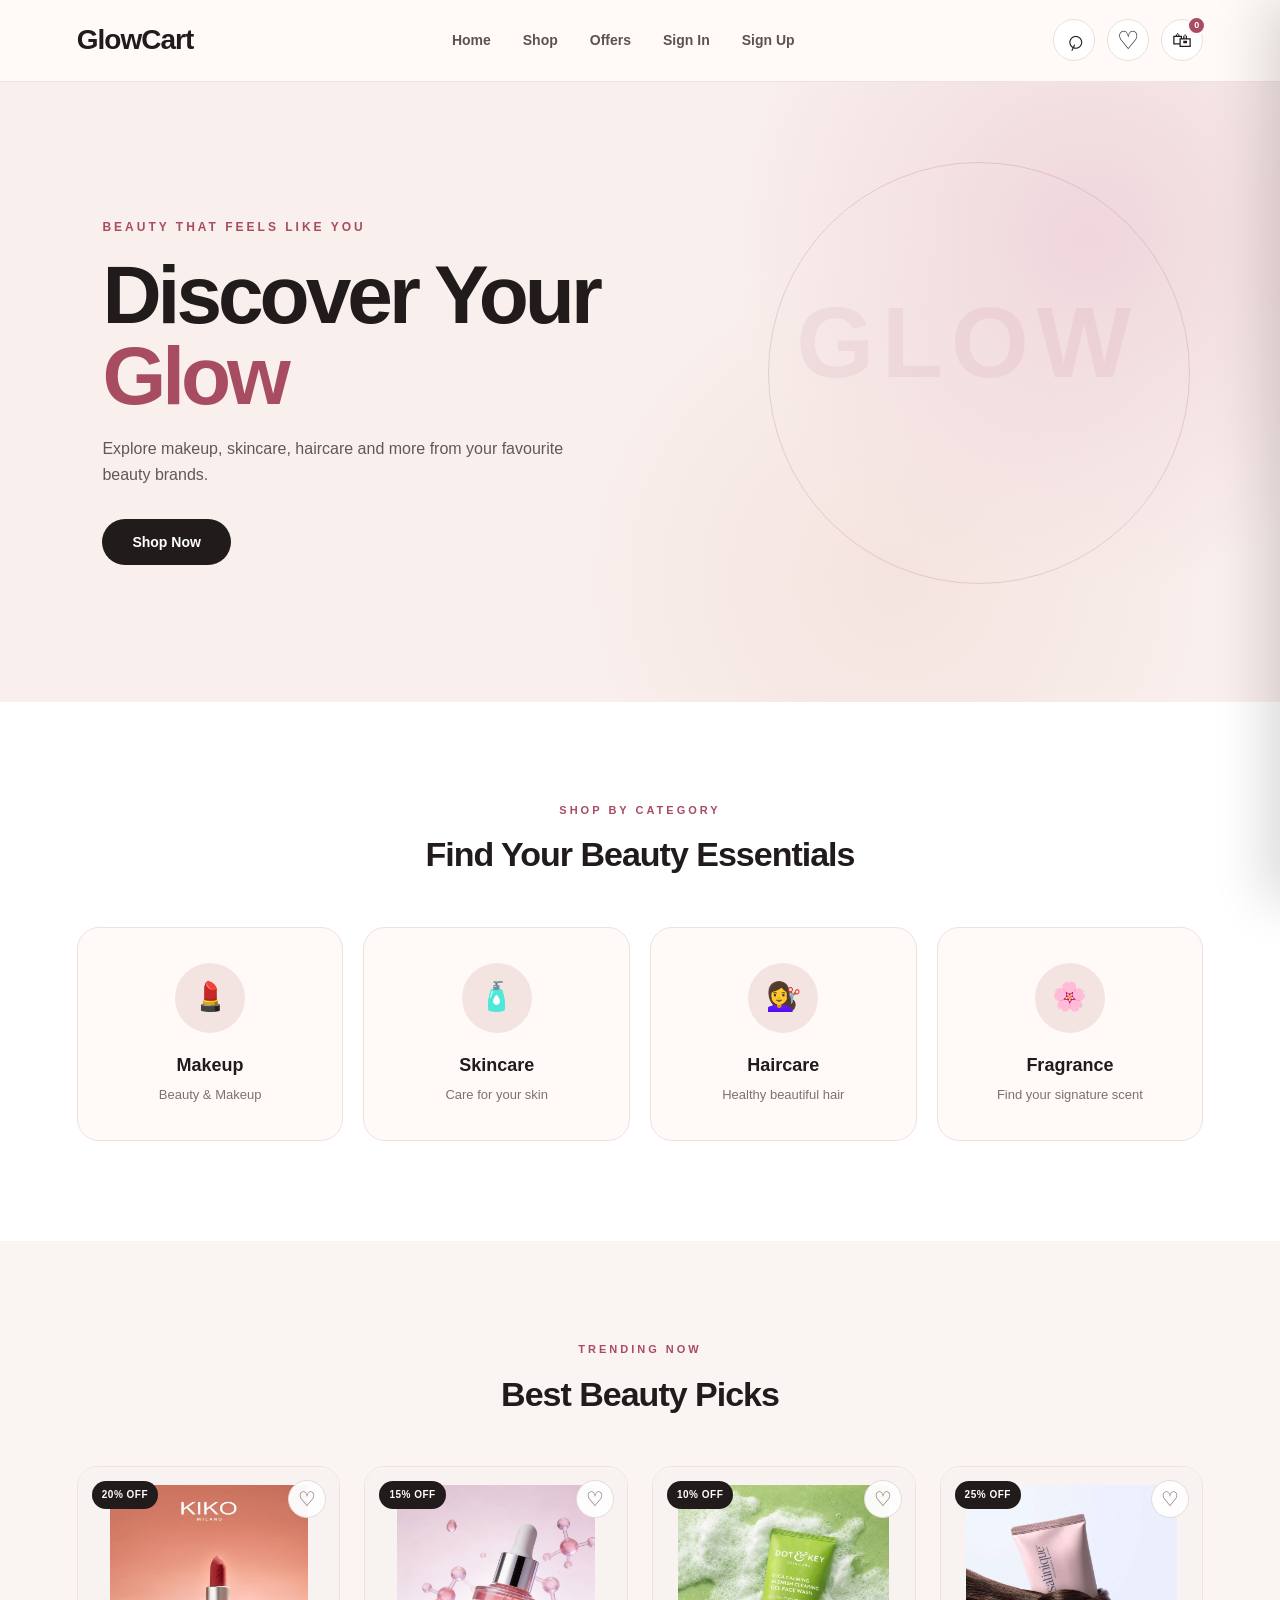
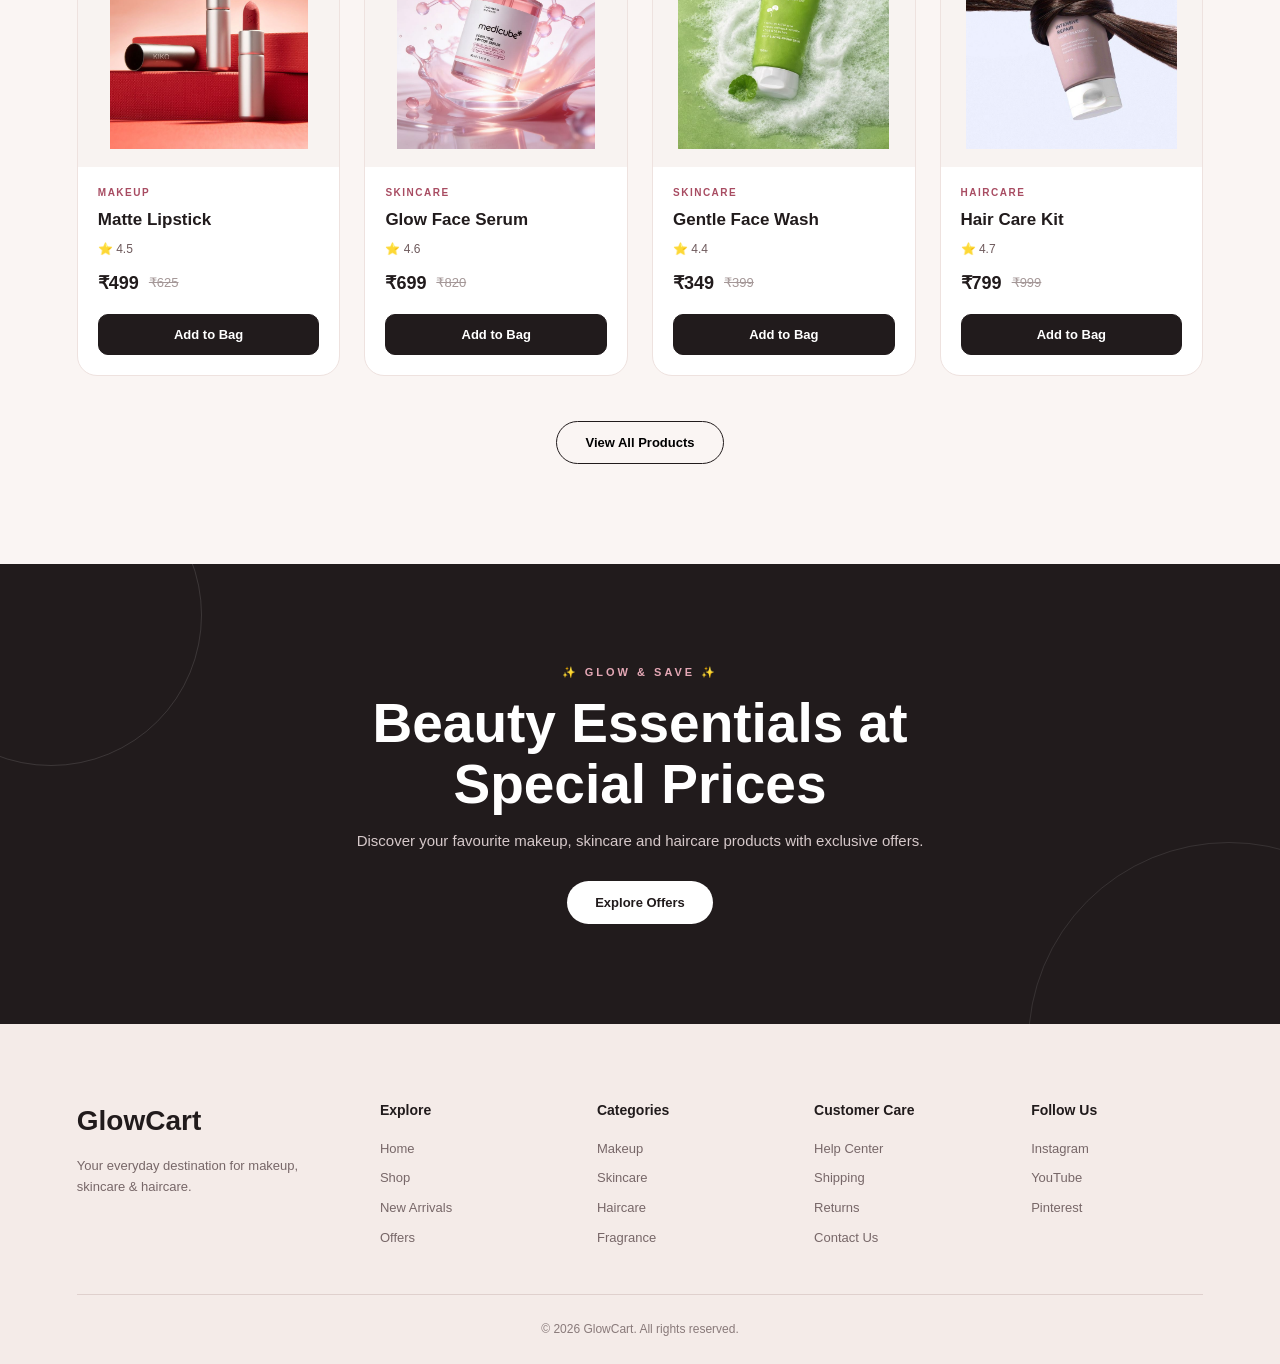
<file: index.html>
<!DOCTYPE html> 
<html lang="en"> 
 
<head> 
    <meta charset="UTF-8"> 
    <meta name="viewport" content="width=device-width, initial-scale=1.0"> 
 
    <title>GlowCart - Beauty & Skincare</title> 
 
    <link rel="stylesheet" href="style.css"> 
</head> 
 
<body> 
 
    <!-- ================= HEADER ================= --> 
 
    <header class="header"> 
 
        <div class="logo"> 
            GlowCart 
        </div> 
 
       <nav class="nav">
    <a href="#home">Home</a>
    <a href="#products">Shop</a>
    <a href="#offer">Offers</a>
    <span id="userGreeting" class="user-greeting"></span>
     <a href="signin.html" id="signInLink">Sign In</a>
    <a href="signup.html" id="signUpLink">Sign Up</a>
    <button id="logoutButton" class="logout-button">Logout</button>
</nav>
 
        <div class="icons"> 
 
    <button id="searchIcon" class="icon-button" aria-label="Search"> 
        <span>⌕</span> 
    </button> 
 
    <button id="wishlistIcon" class="icon-button" aria-label="Wishlist"> 
        <span>♡</span> 
    </button> 
 
    <button id="cartIcon" class="icon-button cart-icon" aria-label="Shopping Bag"> 
        <span>🛍</span> 
        <span class="cart-count">0</span> 
    </button> 
 
</div> 
 
    </header> 
 
 
    <!-- ================= SEARCH ================= --> 
 
    <div id="searchBox" class="search-box"> 
 
        <div class="search-row"> 
 
            <input 
                type="text" 
                id="searchInput" 
                placeholder="Search beauty products..." 
            > 
 
            <button id="closeSearch"> 
                ✕ 
            </button> 
 
        </div> 
 
        <div 
            id="searchResults" 
            class="search-results"> 
        </div> 
 
    </div> 
 
 
    <!-- ================= HERO ================= --> 
 
    <section id="home" class="hero"> 
 
        <div class="hero-content"> 
 
            <p class="hero-small"> 
                BEAUTY THAT FEELS LIKE YOU 
            </p> 
 
            <h1> 
                Discover Your 
                <span>Glow</span> 
            </h1> 
 
            <p> 
                Explore makeup, skincare, haircare and more 
                from your favourite beauty brands. 
            </p> 
 
            <button class="shop-button"> 
                Shop Now 
            </button> 
 
        </div> 
 
    </section> 
 
 
    <!-- ================= CATEGORIES ================= --> 
 
    <section class="categories"> 
 
        <div class="section-heading"> 
 
            <p> 
                SHOP BY CATEGORY 
            </p> 
 
            <h2> 
                Find Your Beauty Essentials 
            </h2> 
 
        </div> 
 
 
        <div class="category-container"> 
 
 
            <div class="category-card" data-filter="makeup"> 
 
                <div class="category-icon"> 
                    💄 
                </div> 
 
                <h3> 
                    Makeup 
                </h3> 
 
                <p> 
                    Beauty & Makeup 
                </p> 
 
            </div> 
 
 
            <div class="category-card" data-filter="skincare"> 
 
                <div class="category-icon"> 
                    🧴 
                </div> 
 
                <h3> 
                    Skincare 
                </h3> 
 
                <p> 
                    Care for your skin 
                </p> 
 
            </div> 
 
 
            <div class="category-card" data-filter="haircare"> 
 
                <div class="category-icon"> 
                    💇‍♀️ 
                </div> 
 
                <h3> 
                    Haircare 
                </h3> 
 
                <p> 
                    Healthy beautiful hair 
                </p> 
 
            </div> 
 
 
            <div class="category-card" data-filter="fragrance"> 
 
                <div class="category-icon"> 
                    🌸 
                </div> 
 
                <h3> 
                    Fragrance 
                </h3> 
 
                <p> 
                    Find your signature scent 
                </p> 
 
            </div> 
 
 
        </div> 
 
    </section> 
 
 
    <!-- ================= PRODUCTS ================= --> 
 
    <section id="products" class="products"> 
 
        <div class="section-heading"> 
 
            <p> 
                TRENDING NOW 
            </p> 
 
            <h2> 
                Best Beauty Picks 
            </h2> 
 
        </div> 
 
 
        <div class="product-container"> 
 
 
            <!-- PRODUCT 1 --> 
 
            <div 
                class="product-card" 
                data-category="makeup" 
                 onclick="window.location.href='product.html?id=lipstick'"
      
            > 
 
                <div class="product-image"> 
 
                    <img 
                        class="product-emoji" 
                        src="lipstick.jpg" 
                        alt="Matte Lipstick" 
                    > 
 
                    <span class="discount"> 
                        20% OFF 
                    </span> 
 
                    <button class="wishlist"> 
                        ♡ 
                    </button> 
 
                </div> 
 
 
                <p class="product-category"> 
                    MAKEUP 
                </p> 
 
                <h3> 
                    Matte Lipstick 
                </h3> 
               
 
                <p class="rating"> 
                    ⭐ 4.5 
                </p> 
 
 
                <div class="price"> 
 
                    <span class="current-price"> 
                        ₹499 
                    </span> 
 
                    <span class="old-price"> 
                        ₹625 
                    </span> 
 
                </div> 
 
 
                <button class="bag-button"> 
                    Add to Bag 
                </button> 
 
            </div> 
 
 
            <!-- PRODUCT 2 --> 
 
            <div 
                class="product-card" 
                data-category="skincare" 
                onclick="window.location.href='product.html?id=serum'"
            > 
 
                <div class="product-image"> 
 
                    <img 
                        class="product-emoji" 
                        src="serum.jpg" 
                        alt="Glow Face Serum" 
                    > 
 
                    <span class="discount"> 
                        15% OFF 
                    </span> 
 
                    <button class="wishlist"> 
                        ♡ 
                    </button> 
 
                </div> 
 
 
                <p class="product-category"> 
                    SKINCARE 
                </p> 
 
                <h3> 
                    Glow Face Serum 
                </h3> 
             
 
                <p class="rating"> 
                    ⭐ 4.6 
                </p> 
 
 
                <div class="price"> 
 
                    <span class="current-price"> 
                        ₹699 
                    </span> 
 
                    <span class="old-price"> 
                        ₹820 
                    </span> 
 
                </div> 
 
 
                <button class="bag-button"> 
                    Add to Bag 
                </button> 
 
            </div> 
 
 
            <!-- PRODUCT 3 --> 
 
            <div 
                class="product-card" 
                data-category="skincare" 
                 onclick="window.location.href='product.html?id=facewash'"
            > 
 
                <div class="product-image"> 
 
                    <img 
                        class="product-emoji" 
                        src="facewash.jpg" 
                        alt="Gentle Face Wash" 
                    > 
 
                    <span class="discount"> 
                        10% OFF 
                    </span> 
 
                    <button class="wishlist"> 
                        ♡ 
                    </button> 
 
                </div> 
 
 
                <p class="product-category"> 
                    SKINCARE 
                </p> 
 
                <h3> 
                    Gentle Face Wash 
                </h3> 
              
 
                <p class="rating"> 
                    ⭐ 4.4 
                </p> 
 
 
                <div class="price"> 
 
                    <span class="current-price"> 
                        ₹349 
                    </span> 
 
                    <span class="old-price"> 
                        ₹399 
                    </span> 
 
                </div> 
 
 
                <button class="bag-button"> 
                    Add to Bag 
                </button> 
 
            </div> 
 
 
            <!-- PRODUCT 4 --> 
 
            <div 
                class="product-card" 
                data-category="haircare" 
                onclick="window.location.href='product.html?id=haircare'"
            > 
 
                <div class="product-image"> 
 
                    <img 
                        class="product-emoji" 
                        src="haircare.jpg" 
                        alt="Hair Care Kit" 
                    > 
 
                    <span class="discount"> 
                        25% OFF 
                    </span> 
 
                    <button class="wishlist"> 
                        ♡ 
                    </button> 
 
                </div> 
 
 
                <p class="product-category"> 
                    HAIRCARE 
                </p> 
 
                <h3> 
                    Hair Care Kit 
                </h3> 
              
 
                <p class="rating"> 
                    ⭐ 4.7 
                </p> 
 
 
                <div class="price"> 
 
                    <span class="current-price"> 
                        ₹799 
                    </span> 
 
                    <span class="old-price"> 
                        ₹999 
                    </span> 
 
                </div> 
 
 
                <button class="bag-button"> 
                    Add to Bag 
                </button> 
 
            </div> 
 
 
        </div> 
 
 
        <button class="view-all"> 
            View All Products 
        </button> 
 
    </section> 
 
 
    <!-- ================= NEW OFFER ================= --> 
 
    <section id="offer" class="offer"> 
 
        <div class="offer-content"> 
 
            <p class="offer-small"> 
                ✨ GLOW & SAVE ✨ 
            </p> 
 
            <h2> 
                Beauty Essentials at Special Prices 
            </h2> 
 
            <p> 
                Discover your favourite makeup, skincare 
                and haircare products with exclusive offers. 
            </p> 
 
            <button class="offer-button"> 
                Explore Offers 
            </button> 
 
        </div> 
 
    </section> 
 
 
    <!-- ================= FOOTER ================= --> 
 
    <footer class="footer"> 
 
        <div class="footer-content"> 
 
 
            <!-- BRAND --> 
 
            <div class="footer-brand"> 
 
                <h2> 
                    GlowCart 
                </h2> 
 
                <p> 
                    Your everyday destination for 
                    makeup, skincare & haircare. 
                </p> 
 
            </div> 
 
 
            <!-- EXPLORE --> 
 
            <div class="footer-section"> 
 
                <h3> 
                    Explore 
                </h3> 
 
                <a href="#home"> 
                    Home 
                </a> 
 
                <a href="#products"> 
                    Shop 
                </a> 
 
                <a href="#products"> 
                    New Arrivals 
                </a> 
 
                <a href="#offer"> 
                    Offers 
                </a> 
 
            </div> 
 
 
            <!-- CATEGORIES --> 
 
            <div class="footer-section"> 
 
                <h3> 
                    Categories 
                </h3> 
 
                <a href="#products"> 
                    Makeup 
                </a> 
 
                <a href="#products"> 
                    Skincare 
                </a> 
 
                <a href="#products"> 
                    Haircare 
                </a> 
 
                <a href="#products"> 
                    Fragrance 
                </a> 
 
            </div> 
 
 
            <!-- CUSTOMER CARE --> 
 
            <div class="footer-section"> 
 
                <h3> 
                    Customer Care 
                </h3> 
 
                <a href="#"> 
                    Help Center 
                </a> 
 
                <a href="#"> 
                    Shipping 
                </a> 
 
                <a href="#"> 
                    Returns 
                </a> 
 
                <a href="#"> 
                    Contact Us 
                </a> 
 
            </div> 
 
 
            <!-- SOCIAL --> 
 
            <div class="footer-section"> 
 
                <h3> 
                    Follow Us 
                </h3> 
 
                <p> 
                    Instagram 
                </p> 
 
                <p> 
                    YouTube 
                </p> 
 
                <p> 
                    Pinterest 
                </p> 
 
            </div> 
 
 
            <!-- COPYRIGHT --> 
 
            <div class="copyright"> 
 
                © 2026 GlowCart. 
                All rights reserved. 
 
            </div> 
 
 
        </div> 
 
    </footer> 
 
 
    <!-- ================= CART OVERLAY ================= --> 
 
    <div 
        id="cartOverlay" 
        class="cart-overlay"> 
    </div> 
 
 
    <!-- ================= CART PANEL ================= --> 
 
    <aside 
        id="cartPanel" 
        class="cart-panel"> 
 
 
        <div class="cart-header"> 
 
            <h2> 
                My Bag 
            </h2> 
 
            <button id="closeCart"> 
                ✕ 
            </button> 
 
        </div> 
 
 
        <div 
            id="cartItems" 
            class="cart-items"> 
 
 
            <div class="empty-cart"> 
 
                <div> 
                    🛒 
                </div> 
 
                <h3> 
                    Your bag is empty 
                </h3> 
 
                <p> 
                    Add products to your bag 
                </p> 
 
            </div> 
 
 
        </div> 
 
 
        <div class="cart-footer"> 
 
            <div class="cart-total"> 
 
                <span> 
                    Total 
                </span> 
 
                <strong id="cartTotal"> 
                    ₹0 
                </strong> 
 
            </div> 
 
 
            <button id="checkoutButton"> 
                Proceed to Checkout 
            </button> 
 
        </div> 
 
 
    </aside> 
 
 
    <!-- ================= JAVASCRIPT ================= --> 
 
    <script src="script.js"></script> 
 
</body> 
 
</html>
</file>
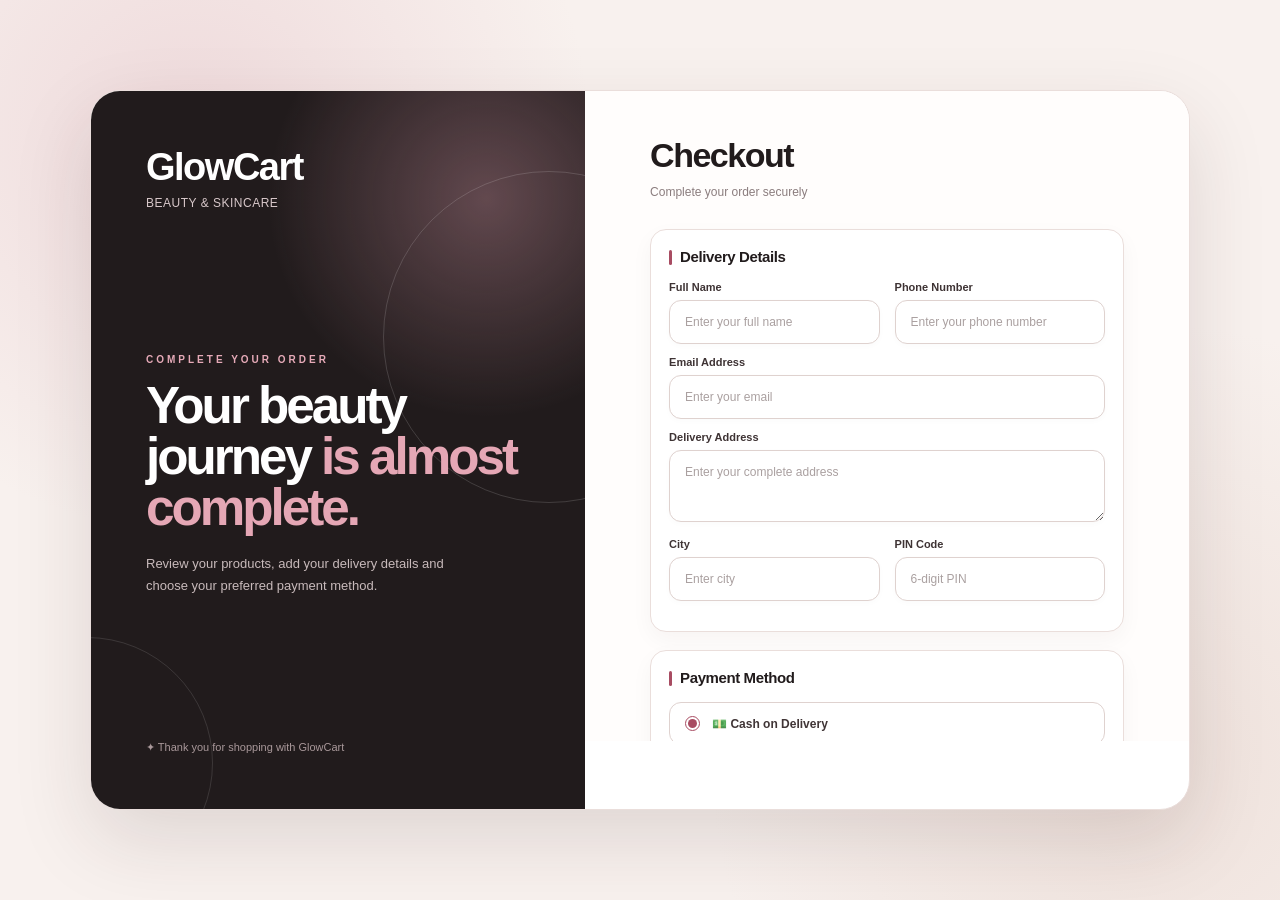
<file: checkout.html>
<!DOCTYPE html>
<html lang="en">

<head>

    <meta charset="UTF-8">

    <meta
        name="viewport"
        content="width=device-width, initial-scale=1.0"
    >

    <title>Checkout | GlowCart</title>

    <link rel="stylesheet" href="checkout.css">

</head>


<body>


    <main class="checkout-page">


        <section class="checkout-card">


            <!-- =================================================
                 LEFT BRAND PANEL
                 ================================================= -->

            <div class="checkout-brand">


                <div class="brand-top">

                    <h1>
                        GlowCart
                    </h1>

                    <p>
                        BEAUTY & SKINCARE
                    </p>

                </div>


                <div class="brand-message">

                    <div class="small-text">
                        COMPLETE YOUR ORDER
                    </div>

                    <h2>
                        Your beauty journey
                        <span>is almost complete.</span>
                    </h2>

                    <p>
                        Review your products, add your delivery
                        details and choose your preferred payment
                        method.
                    </p>

                </div>


                <div class="brand-bottom">

                    <span>
                        ✦ Thank you for shopping with GlowCart
                    </span>

                </div>


            </div>


            <!-- =================================================
                 RIGHT CHECKOUT CONTENT
                 ================================================= -->

            <div class="checkout-content">


                <h2>
                    Checkout
                </h2>

                <p class="checkout-subtitle">
                    Complete your order securely
                </p>


                <!-- =================================================
                     DELIVERY DETAILS
                     ================================================= -->

                <section class="checkout-section">

                    <h3>
                        Delivery Details
                    </h3>


                    <div class="form-row">


                        <div class="form-group">

                            <label for="fullName">
                                Full Name
                            </label>

                            <input
                                type="text"
                                id="fullName"
                                placeholder="Enter your full name"
                            >

                        </div>


                        <div class="form-group">

                            <label for="phone">
                                Phone Number
                            </label>

                            <input
                                type="tel"
                                id="phone"
                                placeholder="Enter your phone number"
                            >

                        </div>


                    </div>


                    <div class="form-group">

                        <label for="email">
                            Email Address
                        </label>

                        <input
                            type="email"
                            id="email"
                            placeholder="Enter your email"
                        >

                    </div>


                    <div class="form-group">

                        <label for="address">
                            Delivery Address
                        </label>

                        <textarea
                            id="address"
                            rows="3"
                            placeholder="Enter your complete address"
                        ></textarea>

                    </div>


                    <div class="form-row">


                        <div class="form-group">

                            <label for="city">
                                City
                            </label>

                            <input
                                type="text"
                                id="city"
                                placeholder="Enter city"
                            >

                        </div>


                        <div class="form-group">

                            <label for="pincode">
                                PIN Code
                            </label>

                            <input
                                type="text"
                                id="pincode"
                                placeholder="6-digit PIN"
                                maxlength="6"
                            >

                        </div>


                    </div>


                </section>


                <!-- =================================================
                     PAYMENT
                     ================================================= -->

                <section class="checkout-section">

                    <h3>
                        Payment Method
                    </h3>


                    <label class="payment-option">

                        <input
                            type="radio"
                            name="payment"
                            value="cod"
                            checked
                        >

                        <span>
                            💵 Cash on Delivery
                        </span>

                    </label>


                    <label class="payment-option">

                        <input
                            type="radio"
                            name="payment"
                            value="upi"
                        >

                        <span>
                            📱 UPI
                        </span>

                    </label>


                    <label class="payment-option">

                        <input
                            type="radio"
                            name="payment"
                            value="card"
                        >

                        <span>
                            💳 Card
                        </span>

                    </label>


                </section>


                <!-- =================================================
                     ORDER SUMMARY
                     ================================================= -->

                <section class="checkout-section order-summary">

                    <h3>
                        Order Summary
                    </h3>


                    <div id="checkoutItems">
                        <!-- Products appear here -->
                    </div>


                    <div class="summary-line">

                        <span>
                            Subtotal
                        </span>

                        <strong id="subtotal">
                            ₹0
                        </strong>

                    </div>


                    <div class="summary-line">

                        <span>
                            Delivery
                        </span>

                        <strong id="delivery">
                            FREE
                        </strong>

                    </div>


                    <div class="summary-total">

                        <span>
                            Total
                        </span>

                        <strong id="checkoutTotal">
                            ₹0
                        </strong>

                    </div>


                    <button
                        id="placeOrder"
                        class="place-order-button"
                    >
                        Place Order
                    </button>


                    <p class="secure-text">
                        🔒 Your information is securely handled
                    </p>


                </section>


                <!-- =================================================
                     BACK
                     ================================================= -->

                <a
                    href="index.html"
                    class="back-store"
                >
                    ← Back to GlowCart
                </a>


            </div>


        </section>


    </main>


    <script src="checkout.js"></script>

</body>

</html>
</file>
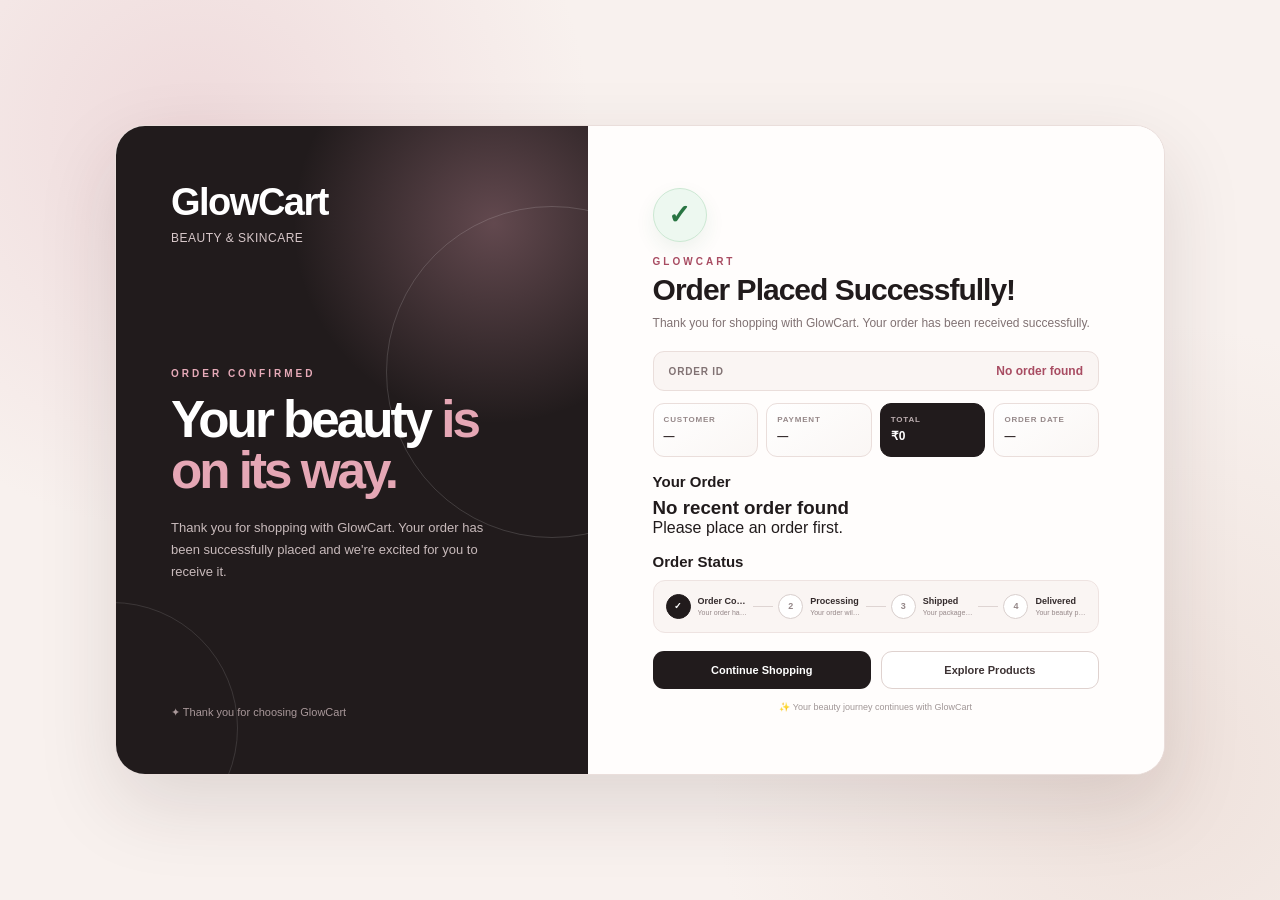
<file: order-success.html>
<!DOCTYPE html>
<html lang="en">

<head>

    <meta charset="UTF-8">

    <meta
        name="viewport"
        content="width=device-width, initial-scale=1.0"
    >

    <title>Order Successful | GlowCart</title>

    <link rel="stylesheet" href="order-success.css">

</head>


<body>


    <main class="success-page">


        <section class="success-card">


            <!-- =================================================
                 LEFT BRAND PANEL
                 ================================================= -->

            <div class="success-brand">


                <div class="brand-top">

                    <h1>
                        GlowCart
                    </h1>

                    <p>
                        BEAUTY & SKINCARE
                    </p>

                </div>


                <div class="brand-message">

                    <div class="small-text">
                        ORDER CONFIRMED
                    </div>

                    <h2>
                        Your beauty
                        <span>is on its way.</span>
                    </h2>

                    <p>
                        Thank you for shopping with GlowCart.
                        Your order has been successfully placed
                        and we're excited for you to receive it.
                    </p>

                </div>


                <div class="brand-bottom">

                    <span>
                        ✦ Thank you for choosing GlowCart
                    </span>

                </div>


            </div>


            <!-- =================================================
                 RIGHT SUCCESS CONTENT
                 ================================================= -->

            <div class="success-content">


                <div class="success-icon">
                    ✓
                </div>


                <p class="success-label">
                    GLOWCART
                </p>


                <h1>
                    Order Placed Successfully!
                </h1>


                <p class="success-message">
                    Thank you for shopping with GlowCart.
                    Your order has been received successfully.
                </p>


                <!-- =================================================
                     ORDER ID
                     ================================================= -->

                <div class="order-id-box">

                    <span>
                        Order ID
                    </span>

                    <strong id="orderId">
                        —
                    </strong>

                </div>


                <!-- =================================================
                     ORDER DETAILS
                     ================================================= -->

                <div class="success-details">


                    <div class="detail-item">

                        <span>
                            Customer
                        </span>

                        <strong id="customerName">
                            —
                        </strong>

                    </div>


                    <div class="detail-item">

                        <span>
                            Payment
                        </span>

                        <strong id="paymentMethod">
                            —
                        </strong>

                    </div>


                    <div class="detail-item">

                        <span>
                            Total
                        </span>

                        <strong id="orderTotal">
                            ₹0
                        </strong>

                    </div>


                    <div class="detail-item">

                        <span>
                            Order Date
                        </span>

                        <strong id="orderDate">
                            —
                        </strong>

                    </div>


                </div>


                <!-- =================================================
                     ORDER ITEMS
                     ================================================= -->

                <div class="ordered-products">

                    <h2>
                        Your Order
                    </h2>

                    <div id="orderedItems">
                        <!-- Products appear here -->
                    </div>

                </div>
                <!-- ORDER STATUS -->

<div class="order-status">

    <h2>Order Status</h2>

    <div class="status-timeline">

        <div class="status-step active">
            <div class="status-dot">✓</div>

            <div class="status-info">
                <strong>Order Confirmed</strong>
                <span>Your order has been placed</span>
            </div>
        </div>


        <div class="status-line"></div>


        <div class="status-step">
            <div class="status-dot">2</div>

            <div class="status-info">
                <strong>Processing</strong>
                <span>Your order will be prepared</span>
            </div>
        </div>


        <div class="status-line"></div>


        <div class="status-step">
            <div class="status-dot">3</div>

            <div class="status-info">
                <strong>Shipped</strong>
                <span>Your package will be on its way</span>
            </div>
        </div>


        <div class="status-line"></div>


        <div class="status-step">
            <div class="status-dot">4</div>

            <div class="status-info">
                <strong>Delivered</strong>
                <span>Your beauty products arrive</span>
            </div>
        </div>

    </div>

</div>


                <!-- =================================================
                     ACTIONS
                     ================================================= -->

                <div class="success-actions">

                    <a
                        href="index.html"
                        class="continue-button"
                    >
                        Continue Shopping
                    </a>

                    <a
                        href="index.html#products"
                        class="shop-button"
                    >
                        Explore Products
                    </a>

                </div>


                <p class="thank-you">
                    ✨ Your beauty journey continues with GlowCart
                </p>


            </div>


        </section>


    </main>


    <script src="order-success.js"></script>

</body>

</html>
</file>
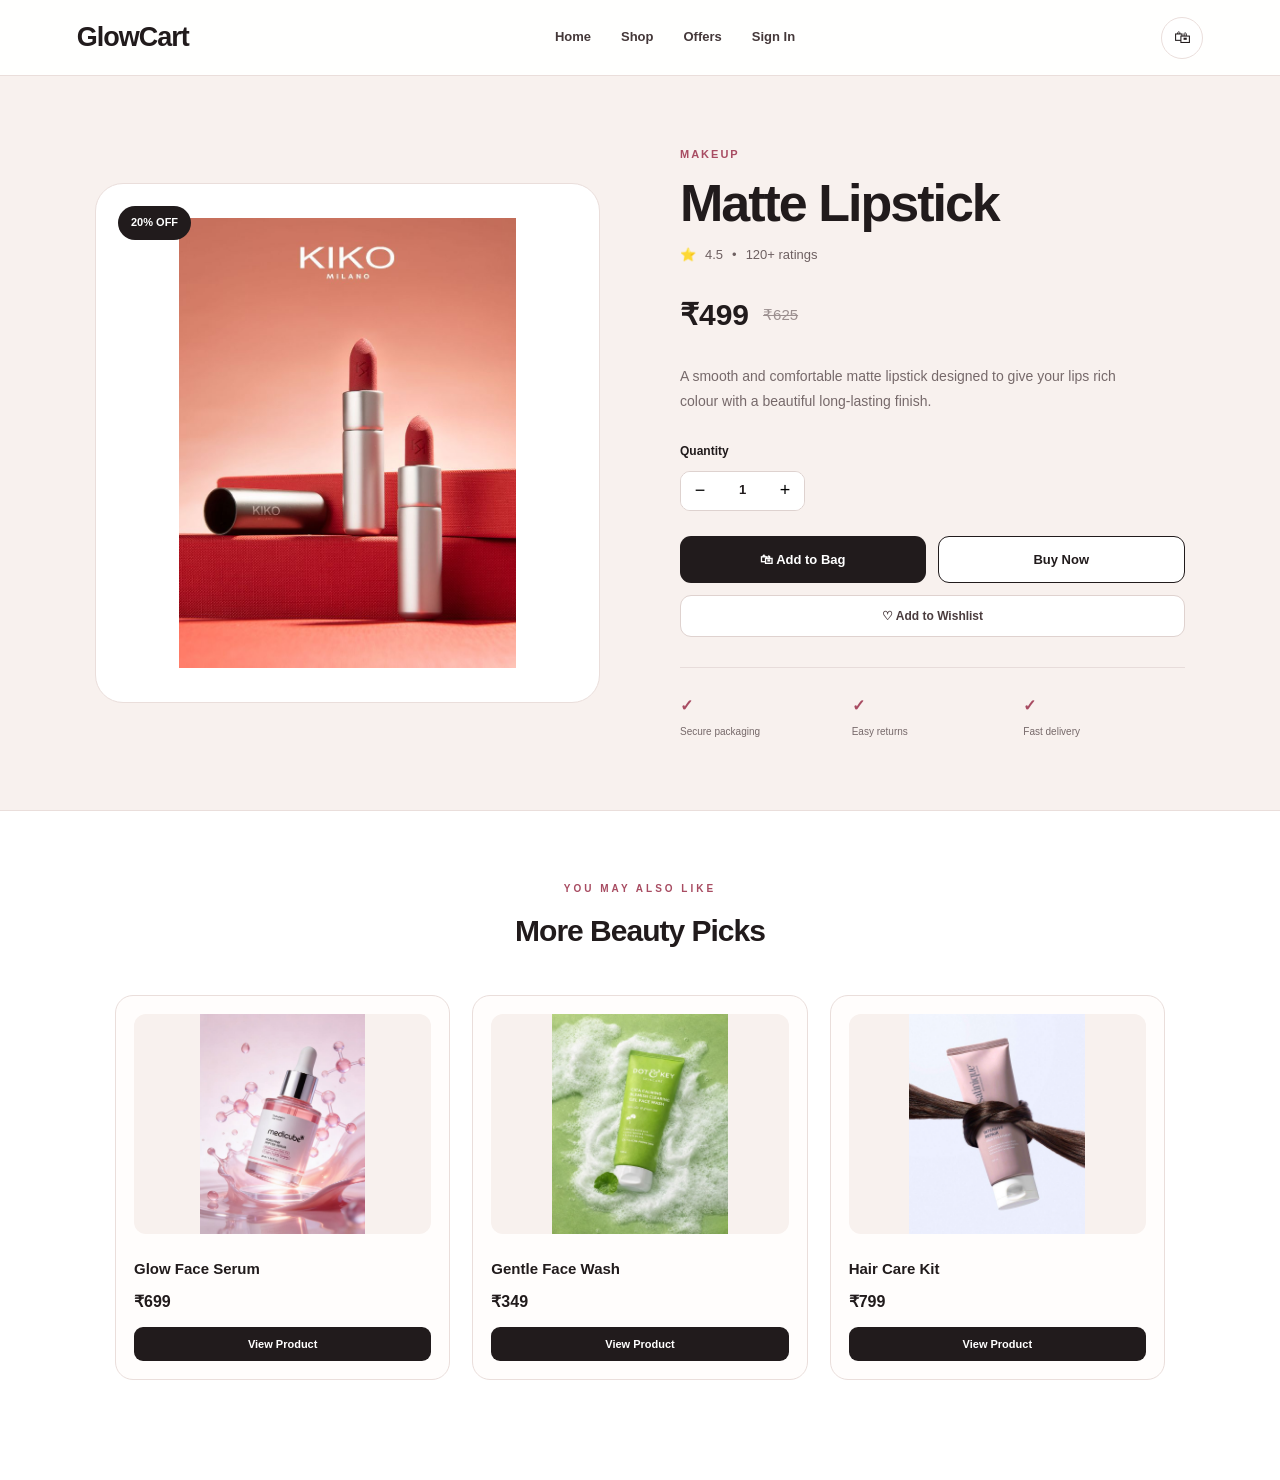
<file: product.html>
<!DOCTYPE html>
<html lang="en">

<head>
    <meta charset="UTF-8">
    <meta name="viewport" content="width=device-width, initial-scale=1.0">

    <title>Product | GlowCart</title>

    <link rel="stylesheet" href="style.css">
    <link rel="stylesheet" href="product.css">
</head>

<body>

    <!-- ================= HEADER ================= -->

    <header class="header">

        <div class="logo">
            GlowCart
        </div>

        <nav class="nav">
            <a href="index.html">Home</a>
            <a href="index.html#products">Shop</a>
            <a href="index.html#offer">Offers</a>
            <a href="signin.html">Sign In</a>
        </nav>

        <div class="icons">

            <button class="icon-button" onclick="window.location.href='index.html'">
                🛍
            </button>

        </div>

    </header>


    <!-- ================= PRODUCT DETAILS ================= -->

    <main class="product-details">

        <div class="product-detail-image">

            <img
                id="productImage"
                src="lipstick.jpg"
                alt="Matte Lipstick"
            >

            <span class="detail-discount" id="productDiscount">
    20% OFF
</span>

        </div>


        <div class="product-detail-content">

            <p class="detail-category" id="productCategory">
                MAKEUP
            </p>

            <h1 id="productName">
                Matte Lipstick
            </h1>

            <div class="detail-rating">

    ⭐ <span id="productRating">4.5</span>

    <span>•</span>

    <span id="productRatingsCount">
        120+ ratings
    </span>

</div>


            <div class="detail-price">

                <span id="productPrice">
                    ₹499
                </span>

               <span class="detail-old-price" id="productOldPrice">
    ₹625
</span>

            </div>


          <p class="detail-description" id="productDescription">
    A smooth and comfortable matte lipstick
    designed to give your lips rich colour
    with a beautiful long-lasting finish.
</p>

            <div class="quantity-section">

                <p>Quantity</p>

                <div class="quantity-control">

                    <button id="decrease">
                        −
                    </button>

                    <span id="quantity">
                        1
                    </span>

                    <button id="increase">
                        +
                    </button>

                </div>

            </div>


            <div class="product-actions">

                <button id="addToBag" class="add-bag">
                    🛍 Add to Bag
                </button>

                <button id="buyNow" class="buy-now">
                    Buy Now
                </button>

            </div>


            <button id="detailWishlist" class="detail-wishlist">
                ♡ Add to Wishlist
            </button>


            <div class="product-features">

                <div>
                    <strong>✓</strong>
                    <span>Secure packaging</span>
                </div>

                <div>
                    <strong>✓</strong>
                    <span>Easy returns</span>
                </div>

                <div>
                    <strong>✓</strong>
                    <span>Fast delivery</span>
                </div>

            </div>

        </div>

    </main>


    <!-- ================= YOU MAY ALSO LIKE ================= -->

    <section class="related-products">

        <div class="section-heading">

            <p>
                YOU MAY ALSO LIKE
            </p>

            <h2>
                More Beauty Picks
            </h2>

        </div>


        <div class="related-container">

            <div class="related-card">

                <img
                    src="serum.jpg"
                    alt="Glow Face Serum"
                >

                <h3>
                    Glow Face Serum
                </h3>

                <p>
                    ₹699
                </p>

                <button onclick="window.location.href='product.html'">
                    View Product
                </button>

            </div>


            <div class="related-card">

                <img
                    src="facewash.jpg"
                    alt="Gentle Face Wash"
                >

                <h3>
                    Gentle Face Wash
                </h3>

                <p>
                    ₹349
                </p>

                <button onclick="window.location.href='product.html'">
                    View Product
                </button>

            </div>


            <div class="related-card">

                <img
                    src="haircare.jpg"
                    alt="Hair Care Kit"
                >

                <h3>
                    Hair Care Kit
                </h3>

                <p>
                    ₹799
                </p>

                <button onclick="window.location.href='product.html'">
                    View Product
                </button>

            </div>

        </div>

    </section>


    <!-- ================= JAVASCRIPT ================= -->

    <script src="product.js"></script>

</body>

</html>
</file>
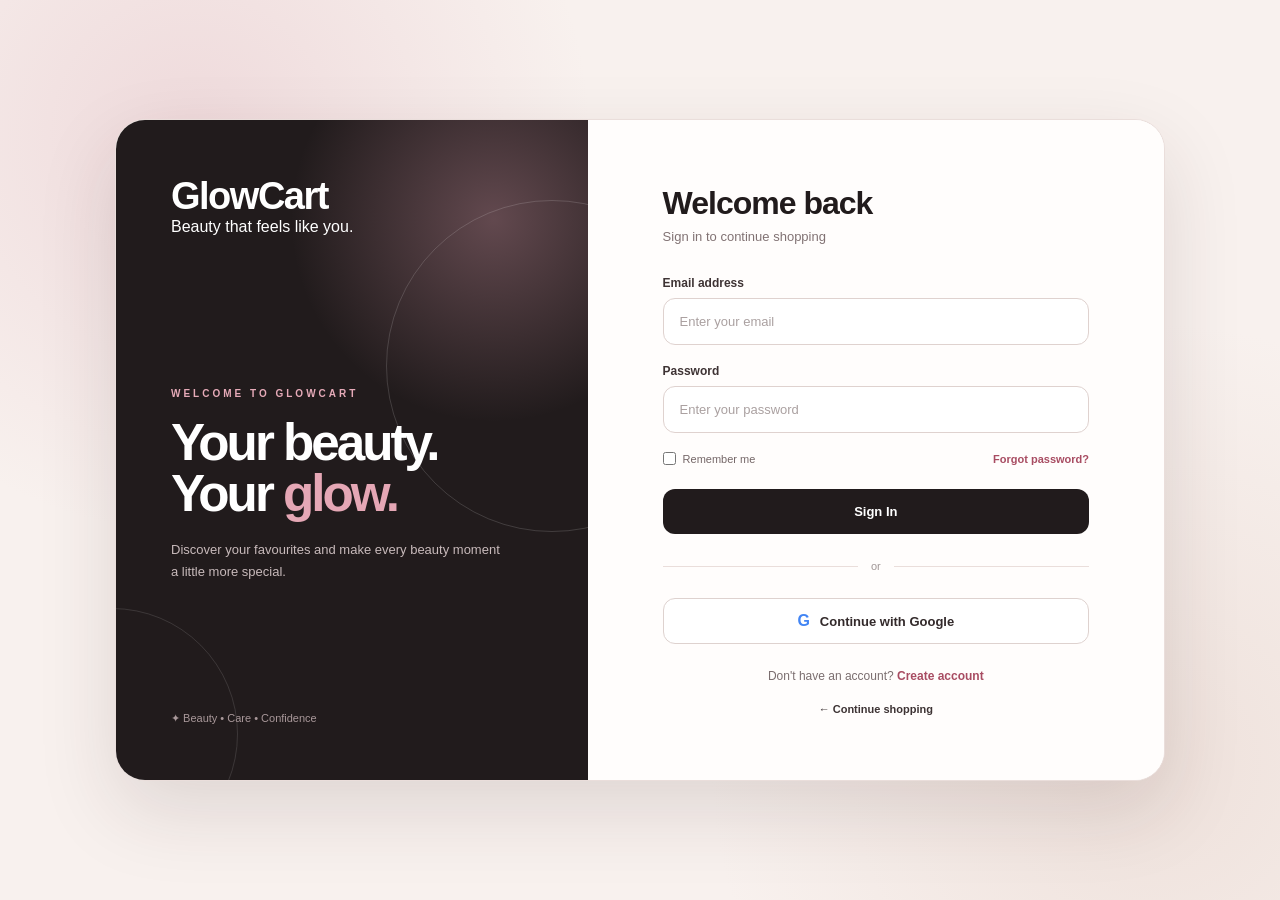
<file: signin.html>
<!DOCTYPE html>
<html lang="en">

<head>
    <meta charset="UTF-8">
    <meta name="viewport" content="width=device-width, initial-scale=1.0">

    <title>Sign In | GlowCart</title>

    <link rel="stylesheet" href="signin.css">
</head>

<body>

    <main class="signin-page">

        <section class="signin-card">

            <div class="signin-brand">

    <div class="brand-top">
        <h1>GlowCart</h1>

        <p>
            Beauty that feels like you.
        </p>
    </div>


    <div class="brand-message">

        <p class="small-text">
            WELCOME TO GLOWCART
        </p>

        <h2>
            Your beauty.
            <br>
            Your <span>glow.</span>
        </h2>

        <p>
            Discover your favourites and make
            every beauty moment a little more special.
        </p>

    </div>


    <div class="brand-bottom">
        ✦ Beauty • Care • Confidence
    </div>

</div>

            <div class="signin-content">

                <h2>Welcome back</h2>

                <p class="signin-subtitle">
                    Sign in to continue shopping
                </p>

                <form id="signinForm">

                    <div class="input-group">
                        <label for="email">Email address</label>

                        <input
                            type="email"
                            id="email"
                            placeholder="Enter your email"
                            required
                        >
                    </div>


                    <div class="input-group">
                        <label for="password">Password</label>

                        <input
                            type="password"
                            id="password"
                            placeholder="Enter your password"
                            required
                        >
                    </div>


                    <div class="signin-options">

                        <label class="remember">
                            <input type="checkbox">
                            <span>Remember me</span>
                        </label>

                        <a href="#" id="forgotPassword">
                            Forgot password?
                        </a>

                    </div>


                    <button type="submit" class="signin-button">
                        Sign In
                    </button>

                </form>


                <div class="divider">
                    <span>or</span>
                </div>


                <button class="google-button" type="button">
                    <span>G</span>
                    Continue with Google
                </button>


                <p class="create-account">
                    Don't have an account?
                    <a href="signup.html">Create account</a>
                </p>

                <a href="index.html" class="back-store">
                    ← Continue shopping
                </a>

            </div>

        </section>

    </main>


    <script src="signin.js"></script>

</body>

</html>
</file>
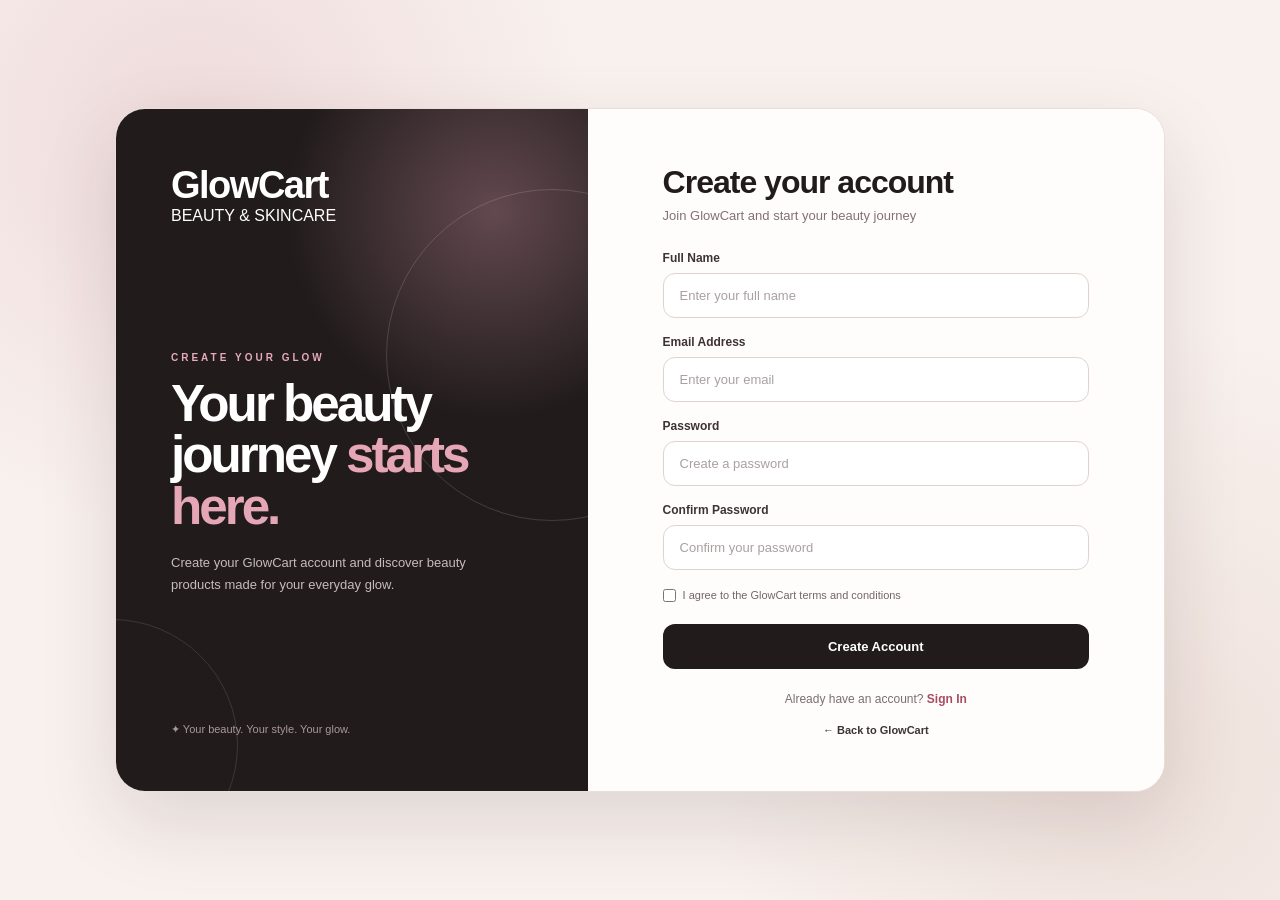
<file: signup.html>
<!DOCTYPE html>
<html lang="en">

<head>

    <meta charset="UTF-8">

    <meta
        name="viewport"
        content="width=device-width, initial-scale=1.0"
    >

    <title>Create Account | GlowCart</title>

    <link rel="stylesheet" href="signup.css">

</head>


<body>

    <!-- ================= SIGN UP PAGE ================= -->

    <main class="signup-page">

        <section class="signup-card">


            <!-- ================= LEFT BRAND PANEL ================= -->

            <div class="signup-brand">


                <div class="brand-top">

                    <h1>
                        GlowCart
                    </h1>

                    <p>
                        BEAUTY & SKINCARE
                    </p>

                </div>


                <div class="brand-message">

                    <div class="small-text">
                        CREATE YOUR GLOW
                    </div>

                    <h2>
                        Your beauty journey
                        <span>starts here.</span>
                    </h2>

                    <p>
                        Create your GlowCart account and
                        discover beauty products made for
                        your everyday glow.
                    </p>

                </div>


                <div class="brand-bottom">

                    <span>
                        ✦ Your beauty. Your style. Your glow.
                    </span>

                </div>


            </div>


            <!-- ================= RIGHT SIGN UP FORM ================= -->

            <div class="signup-content">


                <h2>
                    Create your account
                </h2>

                <p class="signup-subtitle">
                    Join GlowCart and start your beauty journey
                </p>


                <!-- Message -->

                <div
                    id="signupMessage"
                    class="signup-message"
                    style="display: none;"
                ></div>


                <!-- ================= FORM ================= -->

                <form id="signupForm">


                    <!-- Full Name -->

                    <div class="input-group">

                        <label for="signupName">
                            Full Name
                        </label>

                        <input
                            type="text"
                            id="signupName"
                            placeholder="Enter your full name"
                            required
                        >

                    </div>


                    <!-- Email -->

                    <div class="input-group">

                        <label for="signupEmail">
                            Email Address
                        </label>

                        <input
                            type="email"
                            id="signupEmail"
                            placeholder="Enter your email"
                            required
                        >

                    </div>


                    <!-- Password -->

                    <div class="input-group">

                        <label for="signupPassword">
                            Password
                        </label>

                        <input
                            type="password"
                            id="signupPassword"
                            placeholder="Create a password"
                            required
                        >

                    </div>


                    <!-- Confirm Password -->

                    <div class="input-group">

                        <label for="confirmPassword">
                            Confirm Password
                        </label>

                        <input
                            type="password"
                            id="confirmPassword"
                            placeholder="Confirm your password"
                            required
                        >

                    </div>


                    <!-- Terms -->

                    <label class="signup-terms">

                        <input
                            type="checkbox"
                            id="terms"
                            required
                        >

                        <span>
                            I agree to the GlowCart terms and conditions
                        </span>

                    </label>


                    <!-- Button -->

                    <button
                        type="submit"
                        class="signup-button"
                    >
                        Create Account
                    </button>


                </form>


                <!-- ================= SIGN IN ================= -->

                <div class="signin-link">

                    <span>
                        Already have an account?
                    </span>

                    <a href="signin.html">
                        Sign In
                    </a>

                </div>


                <!-- ================= BACK ================= -->

                <a
                    href="index.html"
                    class="back-store"
                >
                    ← Back to GlowCart
                </a>


            </div>


        </section>

    </main>


    <!-- ================= JAVASCRIPT ================= -->

    <script src="signup.js"></script>

</body>

</html>
</file>
<file: style.css>
/* =========================================================
   GLOWCART — MODERN PREMIUM BEAUTY STORE
   ========================================================= */


/* ================= RESET ================= */

* {
    margin: 0;
    padding: 0;
    box-sizing: border-box;
}

html {
    scroll-behavior: smooth;
}

body {
    font-family: Arial, Helvetica, sans-serif;
    background: #fffaf8;
    color: #211b1c;
    line-height: 1.6;
}

button,
input {
    font-family: inherit;
}

button {
    cursor: pointer;
}

a {
    text-decoration: none;
    color: inherit;
}


/* =========================================================
   HEADER
   ========================================================= */

.header {
    position: sticky;
    top: 0;
    z-index: 1000;

    width: 100%;

    display: flex;
    align-items: center;
    justify-content: space-between;

    padding: 18px 6%;

    background: rgba(255, 250, 248, 0.96);
    backdrop-filter: blur(15px);

    border-bottom: 1px solid #eee2df;
}


/* LOGO */

.logo {
    font-size: 28px;
    font-weight: 800;
    letter-spacing: -1px;
    color: #211b1c;
}


/* NAVIGATION */

.nav {
    display: flex;
    align-items: center;
    gap: 32px;
}

.nav a {
    position: relative;

    font-size: 14px;
    font-weight: 600;

    color: #5e5152;

    transition: 0.3s ease;
}

.nav a:hover {
    color: #a84c62;
}

.nav a::after {
    content: "";

    position: absolute;
    left: 0;
    bottom: -7px;

    width: 0;
    height: 2px;

    background: #a84c62;

    transition: 0.3s ease;
}

.nav a:hover::after {
    width: 100%;
}


/* ICONS */

.icons {
    display: flex;
    align-items: center;
    gap: 10px;
}

.icons button {
    position: relative;

    width: 42px;
    height: 42px;

    border: 1px solid #eadedb;
    border-radius: 50%;

    background: #ffffff;

    font-size: 17px;

    transition: 0.3s ease;
}

.icons button:hover {
    transform: translateY(-2px);
    border-color: #c88a98;
    box-shadow: 0 8px 20px rgba(80, 40, 45, 0.08);
}


/* CART COUNT */

.cart-count {
    position: absolute;

    top: -5px;
    right: -4px;

    min-width: 19px;
    height: 19px;

    padding: 0 5px;

    display: flex;
    align-items: center;
    justify-content: center;

    border-radius: 50%;

    background: #a84c62;
    color: white;

    font-size: 10px;
    font-weight: 700;
}


/* =========================================================
   SEARCH
   ========================================================= */

.search-box {
    position: fixed;

    top: 82px;
    left: 50%;

    width: min(650px, 90%);

    transform: translateX(-50%) translateY(-20px);

    padding: 18px;

    background: white;

    border: 1px solid #eadedb;
    border-radius: 18px;

    box-shadow: 0 20px 60px rgba(40, 20, 20, 0.15);

    opacity: 0;
    visibility: hidden;

    transition: 0.3s ease;

    z-index: 2000;
}

.search-box.active {
    opacity: 1;
    visibility: visible;

    transform: translateX(-50%) translateY(0);
}

.search-row {
    display: flex;
    gap: 10px;
}

.search-row input {
    flex: 1;

    padding: 14px 18px;

    border: 1px solid #e4d7d4;
    border-radius: 12px;

    outline: none;

    font-size: 14px;
}

.search-row input:focus {
    border-color: #b86a7b;
}

.search-row button {
    width: 45px;

    border: none;
    border-radius: 12px;

    background: #211b1c;
    color: white;

    font-size: 16px;
}

.search-results {
    margin-top: 10px;
    max-height: 350px;
    overflow-y: auto;
}

.search-result-item {
    display: flex;
    align-items: center;
    gap: 15px;

    padding: 12px;

    border-radius: 12px;

    transition: 0.2s ease;
}

.search-result-item:hover {
    background: #faf2f0;
}

.search-result-item img {
    width: 55px;
    height: 55px;

    object-fit: contain;

    border-radius: 10px;

    background: #f8f3f1;
}

.search-result-item strong {
    font-size: 14px;
}

.search-result-item p {
    margin-top: 3px;

    color: #a84c62;
    font-weight: 700;
}


/* =========================================================
   HERO
   ========================================================= */

.hero {
    min-height: 620px;

    display: flex;
    align-items: center;

    padding: 80px 8%;

    position: relative;

    overflow: hidden;

    background:
        radial-gradient(
            circle at 85% 25%,
            #efd6dc 0,
            transparent 30%
        ),
        radial-gradient(
            circle at 70% 80%,
            #f4e4df 0,
            transparent 32%
        ),
        #f9efec;
}

.hero::before {
    content: "";

    position: absolute;

    width: 420px;
    height: 420px;

    right: 7%;
    top: 80px;

    border-radius: 50%;

    border: 1px solid rgba(168, 76, 98, 0.2);
}

.hero::after {
    content: "GLOW";

    position: absolute;

    right: 11%;
    top: 180px;

    font-size: 100px;
    font-weight: 900;

    color: rgba(168, 76, 98, 0.08);

    letter-spacing: 8px;
}

.hero-content {
    position: relative;
    z-index: 2;

    max-width: 600px;
}

.hero-small {
    margin-bottom: 18px;

    color: #a84c62;

    font-size: 12px;
    font-weight: 800;

    letter-spacing: 3px;
}

.hero h1 {
    margin-bottom: 20px;

    font-size: clamp(48px, 7vw, 82px);

    line-height: 0.98;

    letter-spacing: -4px;

    font-weight: 800;
}

.hero h1 span {
    color: #a84c62;
}

.hero-content > p:not(.hero-small) {
    max-width: 500px;

    margin-bottom: 32px;

    color: #655758;

    font-size: 16px;
}


/* SHOP BUTTON */

.shop-button {
    padding: 15px 30px;

    border: none;
    border-radius: 30px;

    background: #211b1c;
    color: white;

    font-size: 14px;
    font-weight: 700;

    transition: 0.3s ease;
}

.shop-button:hover {
    background: #a84c62;

    transform: translateY(-3px);

    box-shadow: 0 12px 25px rgba(168, 76, 98, 0.25);
}


/* =========================================================
   SECTION HEADINGS
   ========================================================= */

.section-heading {
    text-align: center;

    margin-bottom: 45px;
}

.section-heading p {
    margin-bottom: 8px;

    color: #a84c62;

    font-size: 11px;
    font-weight: 800;

    letter-spacing: 3px;
}

.section-heading h2 {
    font-size: 34px;

    letter-spacing: -1px;
}


/* =========================================================
   CATEGORIES
   ========================================================= */

.categories {
    padding: 100px 6%;

    background: #ffffff;
}

.category-container {
    max-width: 1200px;

    margin: auto;

    display: grid;

    grid-template-columns: repeat(4, 1fr);

    gap: 20px;
}

.category-card {
    padding: 35px 25px;

    text-align: center;

    background: #fffaf8;

    border: 1px solid #eee2df;

    border-radius: 22px;

    transition: 0.3s ease;
}

.category-card:hover {
    transform: translateY(-7px);

    border-color: #d6a1ad;

    box-shadow: 0 20px 40px rgba(70, 30, 35, 0.08);
}

.category-icon {
    width: 70px;
    height: 70px;

    margin: 0 auto 18px;

    display: flex;
    align-items: center;
    justify-content: center;

    border-radius: 50%;

    background: #f3e3e1;

    font-size: 28px;
}

.category-card h3 {
    margin-bottom: 5px;

    font-size: 18px;
}

.category-card p {
    color: #806f70;

    font-size: 13px;
}


/* =========================================================
   PRODUCTS
   ========================================================= */

.products {
    padding: 100px 6%;

    background: #faf5f3;
}

.product-container {
    max-width: 1250px;

    margin: auto;

    display: grid;

    grid-template-columns: repeat(4, 1fr);

    gap: 24px;
}


/* PRODUCT CARD */

.product-card {
    position: relative;

    overflow: hidden;

    background: white;

    border: 1px solid #eee2df;

    border-radius: 20px;

    padding-bottom: 20px;

    transition: 0.35s ease;
}

.product-card:hover {
    transform: translateY(-8px);

    box-shadow: 0 22px 45px rgba(55, 25, 30, 0.11);
}


/* PRODUCT IMAGE */

.product-image {
    width: 100%;
    height: 300px;

    position: relative;

    overflow: hidden;

    background: #f8f3f1;

    display: flex;
    align-items: center;
    justify-content: center;
}

.product-image img {
    width: 100%;
    height: 100%;

    display: block;

    object-fit: contain;
    object-position: center;

    padding: 18px;

    transition: 0.4s ease;
}

.product-card:hover .product-image img {
    transform: scale(1.04);
}


/* DISCOUNT */

.discount {
    position: absolute;

    top: 14px;
    left: 14px;

    padding: 6px 10px;

    border-radius: 20px;

    background: #211b1c;
    color: white;

    font-size: 10px;
    font-weight: 800;

    letter-spacing: 0.5px;
}


/* WISHLIST */

.wishlist {
    position: absolute;

    top: 13px;
    right: 13px;

    width: 38px;
    height: 38px;

    border: 1px solid #e7d9d6;
    border-radius: 50%;

    background: rgba(255, 255, 255, 0.95);

    font-size: 20px;

    color: #6e4b51;

    transition: 0.25s ease;
}

.wishlist:hover {
    color: #a84c62;

    transform: scale(1.08);
}


/* PRODUCT DETAILS */

.product-card > .product-category,
.product-card > h3,
.product-card > .rating,
.product-card > .price,
.product-card > .bag-button {
    margin-left: 20px;
    margin-right: 20px;
}

.product-category {
    margin-top: 18px;
    margin-bottom: 5px;

    color: #a84c62;

    font-size: 10px;
    font-weight: 800;

    letter-spacing: 1.5px;
}

.product-card h3 {
    margin-bottom: 6px;

    font-size: 17px;
}

.rating {
    margin-bottom: 10px;

    font-size: 12px;

    color: #6e5a5c;
}

.price {
    display: flex;
    align-items: center;

    gap: 10px;

    margin-bottom: 16px;
}

.current-price {
    color: #211b1c;

    font-size: 18px;
    font-weight: 800;
}

.old-price {
    color: #a49797;

    font-size: 13px;

    text-decoration: line-through;
}


/* ADD TO BAG */

.bag-button {
    width: calc(100% - 40px);

    padding: 12px;

    border: 1px solid #211b1c;
    border-radius: 10px;

    background: #211b1c;
    color: white;

    font-size: 13px;
    font-weight: 700;

    transition: 0.3s ease;
}

.bag-button:hover {
    background: #a84c62;
    border-color: #a84c62;
}


/* VIEW ALL */

.view-all {
    display: block;

    margin: 45px auto 0;

    padding: 13px 28px;

    border: 1px solid #211b1c;
    border-radius: 30px;

    background: transparent;

    font-size: 13px;
    font-weight: 700;

    transition: 0.3s ease;
}

.view-all:hover {
    background: #211b1c;
    color: white;
}


/* =========================================================
   OFFER
   ========================================================= */

.offer {
    padding: 100px 6%;

    background: #211b1c;

    color: white;

    text-align: center;

    position: relative;

    overflow: hidden;
}

.offer::before {
    content: "";

    position: absolute;

    width: 300px;
    height: 300px;

    left: -100px;
    top: -100px;

    border-radius: 50%;

    border: 1px solid rgba(255, 255, 255, 0.12);
}

.offer::after {
    content: "";

    position: absolute;

    width: 400px;
    height: 400px;

    right: -150px;
    bottom: -220px;

    border-radius: 50%;

    border: 1px solid rgba(255, 255, 255, 0.1);
}

.offer-content {
    position: relative;
    z-index: 2;

    max-width: 700px;

    margin: auto;
}

.offer-small {
    margin-bottom: 12px;

    color: #e5a8b6;

    font-size: 11px;
    font-weight: 800;

    letter-spacing: 3px;
}

.offer h2 {
    margin-bottom: 15px;

    font-size: clamp(32px, 5vw, 55px);

    line-height: 1.1;
}

.offer-content > p:not(.offer-small) {
    margin-bottom: 28px;

    color: #d6c9ca;

    font-size: 15px;
}

.offer-button {
    padding: 14px 28px;

    border: none;
    border-radius: 30px;

    background: white;
    color: #211b1c;

    font-size: 13px;
    font-weight: 800;

    transition: 0.3s ease;
}

.offer-button:hover {
    background: #e5a8b6;

    transform: translateY(-3px);
}


/* =========================================================
   FOOTER
   ========================================================= */

.footer {
    padding: 75px 6% 25px;

    background: #f4ebe8;

    color: #403536;
}

.footer-content {
    max-width: 1250px;

    margin: auto;

    display: grid;

    grid-template-columns: 1.5fr repeat(4, 1fr);

    gap: 45px;
}


/* BRAND */

.footer-brand h2 {
    margin-bottom: 12px;

    font-size: 28px;

    color: #211b1c;
}

.footer-brand p {
    max-width: 240px;

    color: #776768;

    font-size: 13px;
}


/* FOOTER SECTION */

.footer-section {
    display: flex;

    flex-direction: column;

    gap: 9px;
}

.footer-section h3 {
    margin-bottom: 8px;

    color: #211b1c;

    font-size: 14px;
}

.footer-section a,
.footer-section p {
    color: #776768;

    font-size: 13px;

    transition: 0.2s ease;
}

.footer-section a:hover {
    color: #a84c62;

    transform: translateX(3px);
}


/* COPYRIGHT */

.copyright {
    grid-column: 1 / -1;

    padding-top: 25px;

    border-top: 1px solid #dfd0cd;

    text-align: center;

    color: #897a7a;

    font-size: 12px;
}


/* =========================================================
   CART OVERLAY
   ========================================================= */

.cart-overlay {
    position: fixed;

    inset: 0;

    background: rgba(20, 12, 13, 0.45);

    opacity: 0;
    visibility: hidden;

    transition: 0.3s ease;

    z-index: 3000;
}

.cart-overlay.active {
    opacity: 1;
    visibility: visible;
}


/* =========================================================
   CART PANEL
   ========================================================= */

.cart-panel {
    position: fixed;

    top: 0;
    right: 0;

    width: min(430px, 92%);

    height: 100vh;

    display: flex;
    flex-direction: column;

    background: #fffaf8;

    box-shadow: -15px 0 50px rgba(20, 10, 10, 0.15);

    transform: translateX(100%);

    transition: 0.4s ease;

    z-index: 4000;
}

.cart-panel.active {
    transform: translateX(0);
}


/* CART HEADER */

.cart-header {
    display: flex;
    align-items: center;
    justify-content: space-between;

    padding: 22px;

    border-bottom: 1px solid #eadedb;
}

.cart-header h2 {
    font-size: 22px;
}

.cart-header button {
    width: 38px;
    height: 38px;

    border: none;
    border-radius: 50%;

    background: #f0e5e2;

    font-size: 15px;
}


/* CART ITEMS */

.cart-items {
    flex: 1;

    padding: 20px;

    overflow-y: auto;
}

.empty-cart {
    min-height: 300px;

    display: flex;
    flex-direction: column;

    align-items: center;
    justify-content: center;

    text-align: center;
}

.empty-cart > div {
    margin-bottom: 15px;

    font-size: 55px;
}

.empty-cart h3 {
    margin-bottom: 5px;
}

.empty-cart p {
    color: #8b7b7c;

    font-size: 13px;
}


/* CART ITEM */

.cart-item {
    position: relative;

    display: flex;

    gap: 13px;

    margin-bottom: 15px;
    padding: 13px;

    background: white;

    border: 1px solid #eee2df;

    border-radius: 15px;
}

.cart-product-image {
    width: 80px;
    height: 90px;

    flex-shrink: 0;

    background: #f8f3f1;

    border-radius: 10px;

    overflow: hidden;
}

.cart-product-image img {
    width: 100%;
    height: 100%;

    object-fit: contain;

    padding: 7px;
}

.cart-product-info {
    flex: 1;

    padding-right: 20px;
}

.cart-category {
    margin-bottom: 2px;

    color: #a84c62;

    font-size: 9px;
    font-weight: 800;

    letter-spacing: 1px;
}

.cart-product-info h3 {
    margin-bottom: 3px;

    font-size: 14px;
}

.cart-product-info strong {
    font-size: 14px;
}


/* QUANTITY */

.quantity-controls {
    display: flex;
    align-items: center;

    gap: 10px;

    margin-top: 8px;
}

.quantity-controls button {
    width: 26px;
    height: 26px;

    border: 1px solid #ded1ce;
    border-radius: 7px;

    background: white;
}

.quantity-controls span {
    font-size: 13px;
    font-weight: 700;
}


/* REMOVE */

.remove-item {
    position: absolute;

    top: 10px;
    right: 10px;

    border: none;

    background: transparent;

    color: #8b7b7c;

    font-size: 12px;
}


/* CART FOOTER */

.cart-footer {
    padding: 20px;

    background: white;

    border-top: 1px solid #eadedb;
}

.cart-total {
    display: flex;
    justify-content: space-between;

    margin-bottom: 15px;

    font-size: 15px;
}

.cart-total strong {
    font-size: 19px;
}

#checkoutButton {
    width: 100%;

    padding: 15px;

    border: none;
    border-radius: 12px;

    background: #211b1c;
    color: white;

    font-weight: 700;

    transition: 0.3s ease;
}

#checkoutButton:hover {
    background: #a84c62;
}


/* =========================================================
   WISHLIST POPUP
   ========================================================= */

.wishlist-popup {
    position: fixed;

    inset: 0;

    z-index: 5000;

    display: flex;
    align-items: center;
    justify-content: center;

    padding: 20px;

    background: rgba(25, 15, 16, 0.5);
}

.wishlist-popup-content {
    width: min(700px, 95%);

    max-height: 85vh;

    overflow-y: auto;

    padding: 25px;

    background: #fffaf8;

    border-radius: 22px;

    box-shadow: 0 25px 70px rgba(30, 15, 15, 0.2);
}

.wishlist-header {
    display: flex;
    align-items: center;
    justify-content: space-between;

    padding-bottom: 18px;

    border-bottom: 1px solid #eadedb;
}

.wishlist-header h2 {
    font-size: 21px;
}

.close-wishlist {
    width: 36px;
    height: 36px;

    border: none;
    border-radius: 50%;

    background: #eee3e0;
}

.wishlist-empty {
    padding: 60px 20px;

    text-align: center;
}

.wishlist-empty h3 {
    margin: 10px 0 5px;
}

.wishlist-empty p {
    color: #857576;

    font-size: 13px;
}

.wishlist-item {
    display: flex;
    align-items: center;

    gap: 15px;

    padding: 15px 0;

    border-bottom: 1px solid #eadedb;
}

.wishlist-product-image {
    width: 80px;
    height: 90px;

    background: #f5eeeb;

    border-radius: 12px;

    overflow: hidden;
}

.wishlist-product-image img {
    width: 100%;
    height: 100%;

    object-fit: contain;

    padding: 8px;
}

.wishlist-product-info {
    flex: 1;
}

.wishlist-category {
    color: #a84c62;

    font-size: 9px;
    font-weight: 800;

    letter-spacing: 1px;
}

.wishlist-product-info h3 {
    font-size: 15px;
}

.wishlist-product-info strong {
    display: block;

    margin: 4px 0;

    font-size: 14px;
}

.wishlist-add-cart {
    padding: 8px 13px;

    border: none;
    border-radius: 8px;

    background: #211b1c;
    color: white;

    font-size: 11px;
    font-weight: 700;
}

.wishlist-remove {
    border: none;

    background: transparent;

    color: #a84c62;

    font-size: 20px;
}


/* =========================================================
   RESPONSIVE
   ========================================================= */

@media (max-width: 1000px) {

    .nav {
        gap: 16px;
    }

    .nav a {
        font-size: 12px;
    }

    .category-container {
        grid-template-columns: repeat(2, 1fr);
    }

    .product-container {
        grid-template-columns: repeat(2, 1fr);
    }

    .footer-content {
        grid-template-columns: repeat(2, 1fr);
    }

    .footer-brand {
        grid-column: 1 / -1;
    }
}


@media (max-width: 700px) {

    .header {
        padding: 15px 4%;
    }

    .logo {
        font-size: 23px;
    }

    .nav {
        display: none;
    }

    .icons button {
        width: 38px;
        height: 38px;
    }


    .hero {
        min-height: 560px;

        padding: 70px 7%;
    }

    .hero h1 {
        font-size: 52px;

        letter-spacing: -3px;
    }

    .hero::after {
        font-size: 60px;

        right: 5%;
    }


    .categories,
    .products {
        padding: 70px 5%;
    }

    .section-heading h2 {
        font-size: 28px;
    }


    .category-container {
        grid-template-columns: repeat(2, 1fr);

        gap: 12px;
    }

    .category-card {
        padding: 25px 12px;
    }


    .product-container {
        grid-template-columns: 1fr;

        max-width: 420px;
    }


    .product-image {
        height: 330px;
    }


    .offer {
        padding: 75px 6%;
    }


    .footer {
        padding: 55px 6% 25px;
    }

    .footer-content {
        grid-template-columns: 1fr 1fr;

        gap: 30px;
    }

    .footer-brand {
        grid-column: 1 / -1;
    }

    .copyright {
        grid-column: 1 / -1;
    }

}


@media (max-width: 450px) {

    .category-container {
        grid-template-columns: 1fr;
    }

    .footer-content {
        grid-template-columns: 1fr;
    }

    .footer-brand,
    .copyright {
        grid-column: auto;
    }

    .wishlist-item {
        align-items: flex-start;
    }

}
/* =========================================================
   PREMIUM HEADER ICONS
   ========================================================= */

.icons {
    display: flex;
    align-items: center;
    gap: 12px;
}

.icon-button {
    position: relative;

    width: 44px;
    height: 44px;

    display: flex;
    align-items: center;
    justify-content: center;

    border: 1px solid #e5d8d5;
    border-radius: 50%;

    background: #ffffff;
    color: #211b1c;

    font-size: 21px;

    transition: all 0.3s ease;
}

.icon-button:hover {
    background: #211b1c;
    color: #ffffff;

    border-color: #211b1c;

    transform: translateY(-3px);

    box-shadow: 0 10px 25px rgba(33, 27, 28, 0.15);
}


/* SEARCH */

#searchIcon span {
    font-size: 28px;
    font-weight: 300;

    transform: rotate(-20deg);
}


/* WISHLIST */

#wishlistIcon span {
    font-size: 25px;

    transition: 0.3s ease;
}

#wishlistIcon:hover span {
    color: #f0b1bd;
}


/* SHOPPING BAG */

#cartIcon span:first-child {
    font-size: 20px;
}


/* CART NUMBER */

.cart-count {
    position: absolute;

    top: -4px;
    right: -4px;

    min-width: 19px;
    height: 19px;

    padding: 0 5px;

    display: flex;
    align-items: center;
    justify-content: center;

    border-radius: 50%;

    background: #a84c62;
    color: #ffffff;

    border: 2px solid #fffaf8;

    font-size: 9px;
    font-weight: 800;

    line-height: 1;
}


/* MOBILE */

@media (max-width: 700px) {

    .icons {
        gap: 7px;
    }

    .icon-button {
        width: 38px;
        height: 38px;

        font-size: 18px;
    }

    #searchIcon span {
        font-size: 24px;
    }

    #wishlistIcon span {
        font-size: 22px;
    }

    #cartIcon span:first-child {
        font-size: 18px;
    }
}
/* ================= USER MENU ================= */

.user-greeting {
    font-family: Georgia, "Times New Roman", serif;
    font-size: 14px;
    font-weight: 600;
    color: #211b1c;
    letter-spacing: 0.2px;
}

.logout-button {
    border: 1px solid #ead4d8;
    background: #fff7f8;
    color: #a84c62;

    font-family: Georgia, "Times New Roman", serif;
    font-size: 12px;
    font-weight: 700;

    cursor: pointer;

    padding: 8px 15px;

    border-radius: 20px;

    transition: 0.25s ease;
}

.logout-button:hover {
    background: #a84c62;
    color: #ffffff;
    border-color: #a84c62;

    transform: translateY(-2px);

    box-shadow:
        0 8px 18px rgba(168, 76, 98, 0.18);
}
</file>
<file: checkout.css>
/* =========================================================
   GLOWCART — PREMIUM CHECKOUT
   ========================================================= */

* {
    margin: 0;
    padding: 0;
    box-sizing: border-box;
}

html,
body {
    width: 100%;
    min-height: 100%;
}

body {
    font-family: Arial, Helvetica, sans-serif;
    background: #f8f1ee;
    color: #211b1c;
}


/* =========================================================
   MAIN PAGE
   ========================================================= */

.checkout-page {
    min-height: 100vh;

    display: flex;
    align-items: center;
    justify-content: center;

    padding: 35px;

    background:
        radial-gradient(
            circle at 15% 15%,
            rgba(221, 174, 184, 0.35),
            transparent 30%
        ),
        radial-gradient(
            circle at 90% 85%,
            rgba(224, 201, 191, 0.4),
            transparent 32%
        ),
        #f8f1ee;
}


/* =========================================================
   CHECKOUT CONTAINER
   ========================================================= */

.checkout-card {
    width: min(1100px, 100%);

   height: 720px;
    display: grid;

    grid-template-columns: 0.9fr 1.1fr;

    overflow: hidden;

    background: #ffffff;

    border: 1px solid #eadedb;

    border-radius: 30px;

    box-shadow:
        0 30px 80px rgba(52, 28, 30, 0.13);
}


/* =========================================================
   LEFT BRAND PANEL
   ========================================================= */

.checkout-brand {
    position: relative;

    display: flex;
    flex-direction: column;

    justify-content: space-between;

    padding: 55px;

    overflow: hidden;

    background:
        radial-gradient(
            circle at 80% 15%,
            rgba(220, 158, 173, 0.35),
            transparent 30%
        ),
        #211b1c;

    color: white;
}


/* =========================================================
   DECORATIVE CIRCLES
   ========================================================= */

.checkout-brand::before {
    content: "";

    position: absolute;

    width: 330px;
    height: 330px;

    right: -130px;
    top: 80px;

    border: 1px solid rgba(255, 255, 255, 0.15);

    border-radius: 50%;
}

.checkout-brand::after {
    content: "";

    position: absolute;

    width: 250px;
    height: 250px;

    left: -130px;
    bottom: -80px;

    border: 1px solid rgba(255, 255, 255, 0.12);

    border-radius: 50%;
}


/* =========================================================
   BRAND
   ========================================================= */

.brand-top {
    position: relative;

    z-index: 2;
}

.checkout-brand h1 {
    font-size: 38px;

    letter-spacing: -1.5px;

    font-weight: 800;
}

.checkout-brand > .brand-top p {
    margin-top: 7px;

    color: #d8c8ca;

    font-size: 12px;

    letter-spacing: 0.5px;
}


/* =========================================================
   BRAND MESSAGE
   ========================================================= */

.brand-message {
    position: relative;

    z-index: 2;

    max-width: 390px;
}

.brand-message .small-text {
    margin-bottom: 15px;

    color: #e6aab8;

    font-size: 10px;

    font-weight: 800;

    letter-spacing: 3px;
}

.brand-message h2 {
    font-size: clamp(38px, 4vw, 58px);

    line-height: 1;

    letter-spacing: -3px;
}

.brand-message h2 span {
    color: #e5a7b5;
}

.brand-message p {
    margin-top: 20px;

    max-width: 330px;

    color: #c8babb;

    font-size: 13px;

    line-height: 1.7;
}


/* =========================================================
   BRAND BOTTOM
   ========================================================= */

.brand-bottom {
    position: relative;

    z-index: 2;

    color: #a9989a;

    font-size: 11px;
}


/* =========================================================
   RIGHT CHECKOUT CONTENT
   ========================================================= */

.checkout-content {
    display: flex;

    flex-direction: column;

    justify-content: flex-start;

    padding: 45px 65px;

    background: #fffdfc;

    overflow-y: auto;

    max-height: 650px;
}


.checkout-content > h2 {
    font-size: 34px;

    letter-spacing: -1.5px;

    color: #211b1c;

    font-weight: 800;
}

.checkout-subtitle {
    margin-top: 8px;

    margin-bottom: 28px;

    color: #8b7d7e;

    font-size: 12px;

    line-height: 1.5;
}


/* =========================================================
   CHECKOUT SECTIONS
   ========================================================= */

.checkout-section {
    margin-bottom: 18px;
    width: 100%;
    padding: 18px;
    border: 1px solid #eadedb;
    border-radius: 16px;
    background: #ffffff;
    box-shadow: 0 8px 22px rgba(52, 28, 30, 0.04);
}

.checkout-section h3 {
    margin-bottom: 16px;

    color: #211b1c;

    font-size: 15px;

    font-weight: 800;

    letter-spacing: -0.4px;

    position: relative;

    padding-left: 11px;
}

.checkout-section h3::before {
    content: "";

    position: absolute;

    left: 0;
    top: 2px;

    width: 3px;
    height: 15px;

    border-radius: 5px;

    background: #a84c62;
}


/* =========================================================
   FORM
   ========================================================= */

.form-row {
    display: grid;

    grid-template-columns: 1fr 1fr;

    gap: 15px;
}

.form-group {
    margin-bottom: 12px;
}

.form-group label {
    display: block;

    margin-bottom: 7px;

    color: #3e3334;

    font-size: 11px;

    font-weight: 700;
}

.form-group input,
.form-group textarea {
    width: 100%;

    padding: 14px 15px;

    border: 1px solid #dfd2cf;

    border-radius: 12px;

    outline: none;

    background: #ffffff;

    color: #211b1c;

    font-family: inherit;

    font-size: 12px;

    transition: 0.25s ease;

    box-shadow: 0 2px 6px rgba(52, 28, 30, 0.02);
}

.form-group input::placeholder,
.form-group textarea::placeholder {
    color: #aaa0a0;
}

.form-group textarea {
    resize: vertical;
}

.form-group input:focus,
.form-group textarea:focus {
    border-color: #a84c62;

    box-shadow:
        0 0 0 4px rgba(168, 76, 98, 0.07);
}


/* =========================================================
   PAYMENT
   ========================================================= */



  .payment-option {
    display: flex;
    align-items: center;
    gap: 12px;

    padding: 13px 15px;

    margin-bottom: 9px;

    border: 1px solid #dfd2cf;
    border-radius: 12px;

    background: #fff;

    cursor: pointer;

    transition: 0.25s ease;
}

.payment-option:hover {
    border-color: #a84c62;
    background: #faf5f4;
    transform: translateX(3px);
    box-shadow: 0 6px 15px rgba(52, 28, 30, 0.05);
}

.payment-option input {
    width: 15px;
    height: 15px;

    accent-color: #a84c62;

    cursor: pointer;
}

.payment-option span {
    color: #403536;

    font-size: 12px;

    font-weight: 600;
}


/* =========================================================
   ORDER SUMMARY
   ========================================================= */

.order-summary {
    margin-top: 2px;
}

#checkoutItems {
    margin-bottom: 15px;
}

.checkout-item {
    display: flex;
    align-items: center;
    gap: 13px;

    padding: 11px;

    margin-bottom: 8px;

    border: 1px solid #eee3e1;
    border-radius: 12px;

    background: #fffdfc;

    transition: 0.25s ease;
}

.checkout-item:hover {
    border-color: #d8c0c4;
    transform: translateY(-1px);
    box-shadow: 0 6px 16px rgba(52, 28, 30, 0.05);
}

.checkout-item img {
    width: 58px;
    height: 58px;

    object-fit: cover;

    border-radius: 11px;

    border: 1px solid #eadedb;

    background: #f8f1ee;

    box-shadow: 0 4px 10px rgba(52, 28, 30, 0.06);
}

.checkout-item-info {
    flex: 1;
}

.checkout-item-info h3 {
    margin: 0 0 3px;

    color: #332a2b;

    font-size: 12px;
}

.checkout-item-info p {
    margin: 0;

    color: #918384;

    font-size: 10px;
}

.checkout-item-price {
    color: #211b1c;

    font-size: 13px;

    font-weight: 800;

    white-space: nowrap;
}



/* =========================================================
   SUMMARY LINES
   ========================================================= */


.summary-line {
    display: flex;

    justify-content: space-between;
    align-items: center;

    padding: 7px 0;

    color: #746667;

    font-size: 11px;
}

.summary-line strong {
    color: #3e3334;
}


/* =========================================================
   TOTAL
   ========================================================= */

.summary-total {
    display: flex;

    justify-content: space-between;
    align-items: center;

    margin-top: 10px;

    padding: 15px 0 5px;

    border-top: 1px solid #dfd2cf;

    color: #211b1c;

    font-size: 17px;

    font-weight: 700;
}

.summary-total strong {
    color: #a84c62;

    font-size: 18px;
}

/* =========================================================
   PLACE ORDER
   ========================================================= */

.place-order-button {
    width: 100%;

    margin-top: 18px;

    padding: 15px;

    border: none;

    border-radius: 12px;

    background: #211b1c;

    color: #ffffff;

    font-size: 13px;

    font-weight: 700;

    letter-spacing: 0.2px;

    cursor: pointer;

    transition: 0.3s ease;
}

.place-order-button:hover {
    background: #a84c62;

    transform: translateY(-2px);

    box-shadow:
        0 14px 28px rgba(168, 76, 98, 0.22);
}

.place-order-button:active {
    transform: translateY(0);
}


/* =========================================================
   SECURITY
   ========================================================= */


.secure-text {
    margin: 12px 0 0;

    padding: 9px 12px;

    text-align: center;

    color: #7f7172;

    font-size: 10px;

    line-height: 1.4;

    border-radius: 9px;

    background: #f8f4f2;

    border: 1px solid #eee3e1;
}

/* =========================================================
   BACK TO STORE
   ========================================================= */

.back-store {
    display: block;

    width: fit-content;

    margin: 14px auto 0;

    padding: 8px 14px;

    color: #5d5051;

    font-size: 10px;

    font-weight: 700;

    text-align: center;

    text-decoration: none;

    border: 1px solid #eadedb;

    border-radius: 9px;

    background: #ffffff;

    transition: 0.25s ease;
}

.back-store:hover {
    color: #a84c62;

    border-color: #d5b9bf;

    background: #faf5f4;

    transform: translateY(-1px);
}




/* =========================================================
   EMPTY CHECKOUT
   ========================================================= */

.checkout-empty {
    padding: 20px 10px;

    color: #817273;

    text-align: center;
}

.checkout-empty div {
    margin-bottom: 7px;

    font-size: 35px;
}

.checkout-empty h3 {
    margin: 5px 0;

    color: #403536;

    font-size: 14px;
}


/* =========================================================
   RESPONSIVE
   ========================================================= */

@media (max-width: 850px) {

    .checkout-card {
    grid-template-columns: 1fr;

    max-width: 520px;

    height: auto;
}

    .checkout-brand {
        min-height: 260px;

        padding: 35px;
    }

    .brand-message {
        margin-top: 50px;
    }

    .brand-message h2 {
        font-size: 42px;
    }

    .brand-bottom {
        display: none;
    }

   .checkout-content {
    padding: 35px 25px;

    max-height: none;
}
}


@media (max-width: 520px) {

    .checkout-page {
        padding: 12px;
    }

    .checkout-card {
        border-radius: 22px;
    }

    .checkout-brand {
        padding: 30px;
    }

    .checkout-brand h1 {
        font-size: 30px;
    }

    .brand-message h2 {
        font-size: 38px;

        letter-spacing: -2px;
    }

    .checkout-content {
        padding: 35px 25px;
         max-height: none;
    }

    .checkout-content > h2 {
        font-size: 27px;
    }

    .form-row {
        grid-template-columns: 1fr;

        gap: 0;
    }

}
</file>
<file: order-success.css>
/* =========================================================
   GLOWCART — PREMIUM ORDER SUCCESS
   ========================================================= */

* {
    margin: 0;
    padding: 0;
    box-sizing: border-box;
}

html,
body {
    width: 100%;
    min-height: 100%;
}

body {
    font-family: Arial, Helvetica, sans-serif;
    background: #f8f1ee;
    color: #211b1c;
}


/* =========================================================
   MAIN PAGE
   ========================================================= */

.success-page {
    min-height: 100vh;

    display: flex;
    align-items: center;
    justify-content: center;

    padding: 35px;

    background:
        radial-gradient(
            circle at 15% 15%,
            rgba(221, 174, 184, 0.35),
            transparent 30%
        ),
        radial-gradient(
            circle at 90% 85%,
            rgba(224, 201, 191, 0.4),
            transparent 32%
        ),
        #f8f1ee;
}


/* =========================================================
   SUCCESS CONTAINER
   ========================================================= */

.success-card {
    width: min(1050px, 100%);

    min-height: 650px;

    display: grid;

    grid-template-columns: 0.9fr 1.1fr;

    overflow: hidden;

    background: #ffffff;

    border: 1px solid #eadedb;

    border-radius: 30px;

    box-shadow:
        0 30px 80px rgba(52, 28, 30, 0.13);
}


/* =========================================================
   LEFT BRAND PANEL
   ========================================================= */

.success-brand {
    position: relative;

    display: flex;
    flex-direction: column;

    justify-content: space-between;

    padding: 55px;

    overflow: hidden;

    background:
        radial-gradient(
            circle at 80% 15%,
            rgba(220, 158, 173, 0.35),
            transparent 30%
        ),
        #211b1c;

    color: white;
}


/* =========================================================
   DECORATIVE CIRCLES
   ========================================================= */

.success-brand::before {
    content: "";

    position: absolute;

    width: 330px;
    height: 330px;

    right: -130px;
    top: 80px;

    border: 1px solid rgba(255, 255, 255, 0.15);

    border-radius: 50%;
}

.success-brand::after {
    content: "";

    position: absolute;

    width: 250px;
    height: 250px;

    left: -130px;
    bottom: -80px;

    border: 1px solid rgba(255, 255, 255, 0.12);

    border-radius: 50%;
}


/* =========================================================
   BRAND
   ========================================================= */

.brand-top {
    position: relative;
    z-index: 2;
}

.success-brand h1 {
    font-size: 38px;

    letter-spacing: -1.5px;

    font-weight: 800;
}

.success-brand > .brand-top p {
    margin-top: 7px;

    color: #d8c8ca;

    font-size: 12px;

    letter-spacing: 0.5px;
}


/* =========================================================
   BRAND MESSAGE
   ========================================================= */

.brand-message {
    position: relative;
    z-index: 2;

    max-width: 390px;
}

.brand-message .small-text {
    margin-bottom: 15px;

    color: #e6aab8;

    font-size: 10px;

    font-weight: 800;

    letter-spacing: 3px;
}

.brand-message h2 {
    font-size: clamp(38px, 4vw, 58px);

    line-height: 1;

    letter-spacing: -3px;
}

.brand-message h2 span {
    color: #e5a7b5;
}

.brand-message p {
    margin-top: 20px;

    max-width: 330px;

    color: #c8babb;

    font-size: 13px;

    line-height: 1.7;
}


/* =========================================================
   BRAND BOTTOM
   ========================================================= */

.brand-bottom {
    position: relative;
    z-index: 2;

    color: #a9989a;

    font-size: 11px;
}


/* =========================================================
   RIGHT SUCCESS CONTENT
   ========================================================= */

.success-content {
    display: flex;

    flex-direction: column;

    justify-content: center;

    padding: 45px 65px;

    background: #fffdfc;

    overflow-y: auto;
}


/* =========================================================
   SUCCESS ICON
   ========================================================= */

.success-icon {
    width: 54px;
    height: 54px;

    display: flex;
    align-items: center;
    justify-content: center;

    margin-bottom: 14px;

    border-radius: 50%;

    background: #edf8f0;

    border: 1px solid #cce8d3;

    color: #287542;

    font-size: 27px;
    font-weight: 700;

    box-shadow:
        0 8px 20px rgba(40, 117, 66, 0.08);
}


/* =========================================================
   LABEL
   ========================================================= */

.success-label {
    margin-bottom: 6px;

    color: #a84c62;

    font-size: 10px;

    font-weight: 800;

    letter-spacing: 3px;
}


/* =========================================================
   HEADING
   ========================================================= */

.success-content > h1 {
    color: #211b1c;

    font-size: 30px;

    letter-spacing: -1px;

    line-height: 1.1;
}

.success-message {
    margin-top: 8px;

    max-width: 500px;

    color: #817273;

    font-size: 12px;

    line-height: 1.6;
}


/* =========================================================
   ORDER ID
   ========================================================= */

.order-id-box {
    display: flex;

    align-items: center;

    justify-content: space-between;

    margin-top: 18px;

    padding: 12px 15px;

    border: 1px solid #eadedb;

    border-radius: 11px;

    background: #faf5f3;
}

.order-id-box span {
    color: #817273;

    font-size: 10px;

    font-weight: 700;

    text-transform: uppercase;

    letter-spacing: 0.8px;
}

.order-id-box strong {
    color: #a84c62;

    font-size: 12px;
}

/* =========================================================
   ORDER DETAILS — PREMIUM
   ========================================================= */

.success-details {
    display: grid;

    grid-template-columns: repeat(4, 1fr);

    gap: 8px;

    margin-top: 12px;
}

.detail-item {
    min-width: 0;

    padding: 11px 10px;

    border: 1px solid #eadedb;

    border-radius: 11px;

    background:
        linear-gradient(
            145deg,
            #ffffff,
            #faf6f4
        );

    transition: 0.25s ease;
}

.detail-item:hover {
    border-color: #d5b9bf;

    transform: translateY(-2px);

    box-shadow:
        0 8px 18px rgba(52, 28, 30, 0.06);
}

.detail-item span {
    display: block;

    margin-bottom: 5px;

    color: #968889;

    font-size: 8px;

    font-weight: 700;

    text-transform: uppercase;

    letter-spacing: 0.8px;
}

.detail-item strong {
    display: block;

    color: #332a2b;

    font-size: 11px;

    line-height: 1.3;

    word-break: break-word;
}


/* TOTAL HIGHLIGHT */

.detail-item:nth-child(3) {
    background: #211b1c;

    border-color: #211b1c;
}

.detail-item:nth-child(3) span {
    color: #bcaeb0;
}

.detail-item:nth-child(3) strong {
    color: #ffffff;

    font-size: 12px;
}


/* MOBILE */

@media (max-width: 850px) {

    .success-details {
        grid-template-columns: 1fr 1fr;
    }

}


@media (max-width: 520px) {

    .success-details {
        grid-template-columns: 1fr 1fr;
    }

}


/* =========================================================
   ORDERED PRODUCTS
   ========================================================= */

.ordered-products {
    margin-top: 16px;
}

.ordered-products h2 {
    margin-bottom: 7px;

    color: #211b1c;

    font-size: 15px;
}

#orderedItems {
    max-height: 125px;

    overflow-y: auto;
}

.ordered-item {
    display: flex;

    align-items: center;

    gap: 9px;

    padding: 7px 0;

    border-bottom: 1px solid #eee3e1;
}

.ordered-item img {
    width: 38px;
    height: 38px;

    object-fit: cover;

    border-radius: 7px;
}

.ordered-item-info {
    flex: 1;
}

.ordered-item-info h3 {
    margin: 0 0 2px;

    color: #332a2b;

    font-size: 11px;
}

.ordered-item-info p {
    margin: 0;

    color: #918384;

    font-size: 9px;
}

.ordered-item-price {
    color: #211b1c;

    font-size: 11px;

    font-weight: 700;
}


/* =========================================================
   ACTION BUTTONS
   ========================================================= */

.success-actions {
    display: grid;

    grid-template-columns: 1fr 1fr;

    gap: 10px;

    margin-top: 18px;
}

.continue-button,
.shop-button {
    display: flex;

    align-items: center;
    justify-content: center;

    padding: 12px;

    border-radius: 11px;

    font-size: 11px;

    font-weight: 700;

    text-decoration: none;

    transition: 0.3s ease;
}

.continue-button {
    background: #211b1c;

    color: white;
}

.continue-button:hover {
    background: #a84c62;

    transform: translateY(-2px);

    box-shadow:
        0 10px 22px rgba(168, 76, 98, 0.2);
}

.shop-button {
    border: 1px solid #dfd2cf;

    background: white;

    color: #3d3334;
}

.shop-button:hover {
    border-color: #a84c62;

    color: #a84c62;

    background: #faf5f3;
}


/* =========================================================
   THANK YOU
   ========================================================= */

.thank-you {
    margin-top: 13px;

    color: #a09696;

    text-align: center;

    font-size: 9px;
}


/* =========================================================
   RESPONSIVE
   ========================================================= */

@media (max-width: 850px) {

    .success-card {
        grid-template-columns: 1fr;

        max-width: 520px;
    }

    .success-brand {
        min-height: 260px;

        padding: 35px;
    }

    .brand-message {
        margin-top: 50px;
    }

    .brand-message h2 {
        font-size: 42px;
    }

    .brand-bottom {
        display: none;
    }

    .success-content {
        padding: 45px 40px;
    }

}


@media (max-width: 520px) {

    .success-page {
        padding: 12px;
    }

    .success-card {
        border-radius: 22px;
    }

    .success-brand {
        padding: 30px;
    }

    .success-brand h1 {
        font-size: 30px;
    }

    .brand-message h2 {
        font-size: 38px;

        letter-spacing: -2px;
    }

    .success-content {
        padding: 35px 25px;
    }

    .success-content > h1 {
        font-size: 27px;
    }

    .success-details {
        grid-template-columns: 1fr;
    }

    .success-actions {
        grid-template-columns: 1fr;
    }

}
/* =========================================================
   ORDER STATUS TIMELINE
   ========================================================= */

.order-status {
    width: 100%;
    margin-top: 16px;
}

.order-status h2 {
    margin-bottom: 10px;
    color: #211b1c;
    font-size: 15px;
}


/* STATUS BOX */

.status-timeline {
    width: 100%;
    display: flex;
    align-items: center;
    gap: 0;

    padding: 13px 12px;

    border: 1px solid #eee3e1;
    border-radius: 12px;

    background: #faf5f3;

    overflow: hidden;
}


/* STATUS STEP */

.status-step {
    display: flex;
    align-items: center;
    gap: 7px;

    flex: 1;
    min-width: 0;

    position: relative;
}


/* STATUS DOT */

.status-dot {
    width: 25px;
    height: 25px;

    flex: 0 0 25px;

    display: flex;
    align-items: center;
    justify-content: center;

    border-radius: 50%;

    background: #ffffff;

    border: 1px solid #d8cecc;

    color: #958889;

    font-size: 9px;
    font-weight: 700;
}


/* ACTIVE */

.status-step.active .status-dot {
    background: #211b1c;
    border-color: #211b1c;
    color: #ffffff;
}


/* STATUS TEXT */

.status-info {
    min-width: 0;
    overflow: hidden;
}

.status-info strong {
    display: block;

    color: #332a2b;

    font-size: 9px;
    font-weight: 700;

    white-space: nowrap;
    overflow: hidden;
    text-overflow: ellipsis;
}

.status-info span {
    display: block;

    margin-top: 3px;

    color: #968889;

    font-size: 7px;

    line-height: 1.2;

    white-space: nowrap;
    overflow: hidden;
    text-overflow: ellipsis;
}


/* CONNECTING LINE */

.status-line {
    width: 20px;
    height: 1px;

    flex: 0 0 20px;

    margin: 0 5px;

    background: #ded4d2;
}


/* =========================================================
   MOBILE
   ========================================================= */

@media (max-width: 850px) {

    .status-timeline {
        overflow-x: auto;
    }

    .status-step {
        flex: 0 0 auto;
    }

    .status-line {
        flex: 0 0 20px;
    }

}


@media (max-width: 520px) {

    .status-timeline {
        display: flex;
        flex-direction: column;
        align-items: stretch;

        gap: 0;

        overflow: hidden;
    }

    .status-step {
        width: 100%;
        flex: none;
    }

    .status-line {
        width: 1px;
        height: 14px;

        flex: none;

        margin: 2px 0 2px 12px;
    }

}
</file>
<file: product.css>
/* =========================================================
   GLOWCART — PRODUCT DETAILS
   ========================================================= */

* {
    margin: 0;
    padding: 0;
    box-sizing: border-box;
}

body {
    font-family: Arial, Helvetica, sans-serif;
    background: #f8f1ee;
    color: #211b1c;
}


/* ================= HEADER ================= */

.header {
    position: sticky;
    top: 0;
    z-index: 100;

    height: 76px;

    display: flex;
    align-items: center;
    justify-content: space-between;

    padding: 0 6%;

    background: rgba(255, 255, 255, 0.94);

    border-bottom: 1px solid #eadedb;

    backdrop-filter: blur(15px);
}

.logo {
    font-size: 27px;
    font-weight: 800;
    letter-spacing: -1px;
}

.nav {
    display: flex;
    gap: 30px;
}

.nav a {
    color: #443839;
    text-decoration: none;
    font-size: 13px;
    font-weight: 600;
}

.nav a:hover {
    color: #a84c62;
}

.icon-button {
    width: 42px;
    height: 42px;

    border: 1px solid #e3d6d3;
    border-radius: 50%;

    background: white;

    cursor: pointer;

    font-size: 17px;

    transition: 0.25s ease;
}

.icon-button:hover {
    background: #211b1c;
    color: white;
}


/* ================= PRODUCT DETAILS ================= */

.product-details {
    max-width: 1150px;

    margin: 70px auto;

    padding: 0 30px;

    display: grid;

    grid-template-columns: 1fr 1fr;

    gap: 80px;

    align-items: center;
}


/* ================= PRODUCT IMAGE ================= */

.product-detail-image {
    position: relative;

    min-height: 520px;

    display: flex;
    align-items: center;
    justify-content: center;

    background: #fff;

    border-radius: 28px;

    border: 1px solid #eadedb;

    overflow: hidden;
}

.product-detail-image img {
    width: 80%;
    max-height: 450px;

    object-fit: contain;

    transition: 0.4s ease;
}

.product-detail-image:hover img {
    transform: scale(1.04);
}

.detail-discount {
    position: absolute;

    top: 22px;
    left: 22px;

    padding: 8px 13px;

    border-radius: 20px;

    background: #211b1c;
    color: white;

    font-size: 11px;
    font-weight: 700;
}


/* ================= PRODUCT CONTENT ================= */

.detail-category {
    color: #a84c62;

    font-size: 11px;
    font-weight: 800;

    letter-spacing: 2px;

    margin-bottom: 12px;
}

.product-detail-content h1 {
    font-size: clamp(36px, 5vw, 52px);

    line-height: 1.05;

    letter-spacing: -2px;

    margin-bottom: 15px;
}

.detail-rating {
    display: flex;
    align-items: center;
    gap: 9px;

    color: #6e6061;

    font-size: 13px;
}

.detail-price {
    display: flex;
    align-items: center;
    gap: 14px;

    margin: 25px 0;
}

.detail-price > span:first-child {
    font-size: 30px;
    font-weight: 800;
}

.detail-old-price {
    color: #9c9090;

    font-size: 15px;

    text-decoration: line-through;
}

.detail-description {
    max-width: 470px;

    color: #76696a;

    font-size: 14px;

    line-height: 1.8;

    margin-bottom: 28px;
}


/* ================= QUANTITY ================= */

.quantity-section > p {
    margin-bottom: 9px;

    font-size: 12px;
    font-weight: 700;
}

.quantity-control {
    width: 125px;

    display: flex;
    align-items: center;
    justify-content: space-between;

    border: 1px solid #ded2cf;

    border-radius: 10px;

    overflow: hidden;

    background: white;
}

.quantity-control button {
    width: 38px;
    height: 38px;

    border: none;

    background: white;

    font-size: 18px;

    cursor: pointer;
}

.quantity-control button:hover {
    background: #f6eeee;
}

.quantity-control span {
    font-size: 13px;
    font-weight: 700;
}


/* ================= ACTIONS ================= */

.product-actions {
    display: flex;

    gap: 12px;

    margin-top: 25px;
}

.product-actions button {
    padding: 15px 25px;

    border-radius: 11px;

    font-size: 13px;
    font-weight: 700;

    cursor: pointer;

    transition: 0.25s ease;
}

.add-bag {
    flex: 1;

    border: none;

    background: #211b1c;

    color: white;
}

.add-bag:hover {
    background: #a84c62;

    transform: translateY(-2px);
}

.buy-now {
    flex: 1;

    border: 1px solid #211b1c;

    background: white;

    color: #211b1c;
}

.buy-now:hover {
    background: #f7eeee;
}


/* ================= WISHLIST ================= */

.detail-wishlist {
    width: 100%;

    margin-top: 12px;

    padding: 13px;

    border: 1px solid #dfd2cf;

    border-radius: 11px;

    background: white;

    color: #4b3d3f;

    font-size: 12px;
    font-weight: 700;

    cursor: pointer;

    transition: 0.25s ease;
}

.detail-wishlist:hover {
    border-color: #a84c62;

    color: #a84c62;
}


/* ================= FEATURES ================= */

.product-features {
    display: grid;

    grid-template-columns: repeat(3, 1fr);

    gap: 10px;

    margin-top: 30px;

    padding-top: 25px;

    border-top: 1px solid #e7dcda;
}

.product-features div {
    display: flex;
    flex-direction: column;

    gap: 6px;
}

.product-features strong {
    color: #a84c62;

    font-size: 16px;
}

.product-features span {
    color: #76696a;

    font-size: 10px;
}


/* ================= RELATED PRODUCTS ================= */

.related-products {
    padding: 70px 6% 100px;

    background: white;

    border-top: 1px solid #eadedb;
}

.section-heading {
    text-align: center;

    margin-bottom: 40px;
}

.section-heading p {
    color: #a84c62;

    font-size: 10px;
    font-weight: 800;

    letter-spacing: 3px;

    margin-bottom: 10px;
}

.section-heading h2 {
    font-size: 30px;

    letter-spacing: -1px;
}

.related-container {
    max-width: 1050px;

    margin: auto;

    display: grid;

    grid-template-columns: repeat(3, 1fr);

    gap: 22px;
}

.related-card {
    padding: 18px;

    border: 1px solid #eadedb;

    border-radius: 18px;

    background: #fffdfc;

    transition: 0.3s ease;
}

.related-card:hover {
    transform: translateY(-6px);

    box-shadow: 0 18px 40px rgba(52, 28, 30, 0.09);
}

.related-card img {
    width: 100%;
    height: 220px;

    object-fit: contain;

    border-radius: 12px;

    background: #f8f1ee;
}

.related-card h3 {
    margin-top: 15px;

    font-size: 15px;
}

.related-card p {
    margin: 8px 0 13px;

    font-weight: 800;
}

.related-card button {
    width: 100%;

    padding: 11px;

    border: none;

    border-radius: 9px;

    background: #211b1c;

    color: white;

    font-size: 11px;
    font-weight: 700;

    cursor: pointer;
}


/* ================= RESPONSIVE ================= */

@media (max-width: 800px) {

    .header {
        padding: 0 20px;
    }

    .nav {
        gap: 14px;
    }

    .nav a {
        font-size: 11px;
    }

    .product-details {
        grid-template-columns: 1fr;

        gap: 40px;

        margin: 40px auto;
    }

    .product-detail-image {
        min-height: 400px;
    }

    .related-container {
        grid-template-columns: 1fr;
    }
}


@media (max-width: 520px) {

    .nav {
        display: none;
    }

    .product-details {
        padding: 0 18px;
    }

    .product-detail-image {
        min-height: 330px;
    }

    .product-detail-content h1 {
        font-size: 36px;
    }

    .product-actions {
        flex-direction: column;
    }

    .product-features {
        grid-template-columns: 1fr;
    }
}
</file>
<file: signin.css>
/* =========================================================
   GLOWCART — PREMIUM SIGN IN
   ========================================================= */

* {
    margin: 0;
    padding: 0;
    box-sizing: border-box;
}

html,
body {
    width: 100%;
    min-height: 100%;
}

body {
    font-family: Arial, Helvetica, sans-serif;
    background: #f8f1ee;
    color: #211b1c;
}


/* =========================================================
   MAIN PAGE
   ========================================================= */

.signin-page {
    min-height: 100vh;

    display: flex;
    align-items: center;
    justify-content: center;

    padding: 35px;

    background:
        radial-gradient(
            circle at 15% 15%,
            rgba(221, 174, 184, 0.35),
            transparent 30%
        ),
        radial-gradient(
            circle at 90% 85%,
            rgba(224, 201, 191, 0.4),
            transparent 32%
        ),
        #f8f1ee;
}


/* =========================================================
   SIGN IN CONTAINER
   ========================================================= */

.signin-card {
    width: min(1050px, 100%);

    min-height: 650px;

    display: grid;

    grid-template-columns: 0.9fr 1.1fr;

    overflow: hidden;

    background: #ffffff;

    border: 1px solid #eadedb;

    border-radius: 30px;

    box-shadow:
        0 30px 80px rgba(52, 28, 30, 0.13);
}


/* =========================================================
   LEFT BRAND PANEL
   ========================================================= */

.signin-brand {
    position: relative;

    display: flex;
    flex-direction: column;

    justify-content: space-between;

    padding: 55px;

    overflow: hidden;

    background:
        radial-gradient(
            circle at 80% 15%,
            rgba(220, 158, 173, 0.35),
            transparent 30%
        ),
        #211b1c;

    color: white;
}


/* decorative circles */

.signin-brand::before {
    content: "";

    position: absolute;

    width: 330px;
    height: 330px;

    right: -130px;
    top: 80px;

    border: 1px solid rgba(255, 255, 255, 0.15);

    border-radius: 50%;
}

.signin-brand::after {
    content: "";

    position: absolute;

    width: 250px;
    height: 250px;

    left: -130px;
    bottom: -80px;

    border: 1px solid rgba(255, 255, 255, 0.12);

    border-radius: 50%;
}


/* =========================================================
   BRAND
   ========================================================= */

.brand-top {
    position: relative;
    z-index: 2;
}

.signin-brand h1 {
    font-size: 38px;

    letter-spacing: -1.5px;

    font-weight: 800;
}

.signin-brand > p {
    margin-top: 7px;

    color: #d8c8ca;

    font-size: 12px;

    letter-spacing: 0.5px;
}


/* =========================================================
   BRAND MESSAGE
   ========================================================= */

.brand-message {
    position: relative;
    z-index: 2;

    max-width: 390px;
}

.brand-message .small-text {
    margin-bottom: 15px;

    color: #e6aab8;

    font-size: 10px;

    font-weight: 800;

    letter-spacing: 3px;
}

.brand-message h2 {
    font-size: clamp(38px, 4vw, 58px);

    line-height: 1;

    letter-spacing: -3px;
}

.brand-message h2 span {
    color: #e5a7b5;
}

.brand-message p {
    margin-top: 20px;

    max-width: 330px;

    color: #c8babb;

    font-size: 13px;

    line-height: 1.7;
}


/* =========================================================
   BRAND BOTTOM
   ========================================================= */

.brand-bottom {
    position: relative;
    z-index: 2;

    color: #a9989a;

    font-size: 11px;
}


/* =========================================================
   RIGHT FORM
   ========================================================= */

.signin-content {
    display: flex;
    flex-direction: column;
    justify-content: center;

    padding: 65px 75px;

    background: #fffdfc;
}

.signin-content h2 {
    font-size: 32px;

    letter-spacing: -1px;
}

.signin-subtitle {
    margin-top: 7px;
    margin-bottom: 32px;

    color: #817273;

    font-size: 13px;
}


/* =========================================================
   INPUT
   ========================================================= */

.input-group {
    margin-bottom: 19px;
}

.input-group label {
    display: block;

    margin-bottom: 8px;

    color: #3e3334;

    font-size: 12px;

    font-weight: 700;
}

.input-group input {
    width: 100%;

    padding: 15px 16px;

    border: 1px solid #dfd2cf;

    border-radius: 12px;

    outline: none;

    background: #fff;

    color: #211b1c;

    font-size: 13px;

    transition: 0.25s ease;
}

.input-group input::placeholder {
    color: #aaa0a0;
}

.input-group input:focus {
    border-color: #a84c62;

    box-shadow:
        0 0 0 4px rgba(168, 76, 98, 0.07);
}


/* =========================================================
   OPTIONS
   ========================================================= */

.signin-options {
    display: flex;

    align-items: center;

    justify-content: space-between;

    margin: 3px 0 24px;

    font-size: 11px;
}

.remember {
    display: flex;

    align-items: center;

    gap: 7px;

    color: #746667;
}

.remember input {
    accent-color: #a84c62;
}

.signin-options a {
    color: #a84c62;

    font-weight: 700;

    text-decoration: none;
}

.signin-options a:hover {
    text-decoration: underline;
}


/* =========================================================
   SIGN IN BUTTON
   ========================================================= */

.signin-button {
    width: 100%;

    padding: 15px;

    border: none;

    border-radius: 12px;

    background: #211b1c;

    color: white;

    font-size: 13px;

    font-weight: 700;

    transition: 0.3s ease;
}

.signin-button:hover {
    background: #a84c62;

    transform: translateY(-2px);

    box-shadow:
        0 12px 25px rgba(168, 76, 98, 0.2);
}


/* =========================================================
   DIVIDER
   ========================================================= */

.divider {
    display: flex;

    align-items: center;

    gap: 13px;

    margin: 26px 0;

    color: #a09696;

    font-size: 11px;
}

.divider::before,
.divider::after {
    content: "";

    flex: 1;

    height: 1px;

    background: #eadedb;
}


/* =========================================================
   GOOGLE BUTTON
   ========================================================= */

.google-button {
    width: 100%;

    padding: 13px;

    display: flex;

    align-items: center;

    justify-content: center;

    gap: 10px;

    border: 1px solid #ded2cf;

    border-radius: 12px;

    background: white;

    color: #332a2b;

    font-size: 13px;

    font-weight: 600;

    transition: 0.25s ease;
}

.google-button:hover {
    background: #faf5f3;

    border-color: #cdbbb7;
}

.google-button span {
    font-size: 16px;

    font-weight: 900;

    color: #4285f4;
}


/* =========================================================
   CREATE ACCOUNT
   ========================================================= */

.create-account {
    margin-top: 25px;

    text-align: center;

    color: #7b6e6f;

    font-size: 12px;
}

.create-account a {
    color: #a84c62;

    font-weight: 700;

    text-decoration: none;
}

.create-account a:hover {
    text-decoration: underline;
}


/* =========================================================
   BACK TO STORE
   ========================================================= */

.back-store {
    display: block;

    margin-top: 20px;

    text-align: center;

    color: #3d3334;

    font-size: 11px;

    font-weight: 700;

    text-decoration: none;

    transition: 0.2s ease;
}

.back-store:hover {
    color: #a84c62;
}


/* =========================================================
   RESPONSIVE
   ========================================================= */

@media (max-width: 850px) {

    .signin-card {
        grid-template-columns: 1fr;

        max-width: 520px;
    }

    .signin-brand {
        min-height: 260px;

        padding: 35px;
    }

    .brand-message {
        margin-top: 50px;
    }

    .brand-message h2 {
        font-size: 42px;
    }

    .brand-bottom {
        display: none;
    }

    .signin-content {
        padding: 45px 40px;
    }
}


@media (max-width: 520px) {

    .signin-page {
        padding: 12px;
    }

    .signin-card {
        border-radius: 22px;
    }

    .signin-brand {
        padding: 30px;
    }

    .signin-brand h1 {
        font-size: 30px;
    }

    .brand-message h2 {
        font-size: 38px;

        letter-spacing: -2px;
    }

    .signin-content {
        padding: 35px 25px;
    }

    .signin-content h2 {
        font-size: 27px;
    }
}
/* =========================================================
   SIGN IN MESSAGE
   ========================================================= */

.signin-message {
    padding: 12px 15px;
    margin-bottom: 20px;

    border-radius: 10px;

    font-size: 12px;
    font-weight: 600;

    text-align: center;

    animation: messageAppear 0.3s ease;
}

.signin-message.success {
    background: #edf8f0;
    color: #287542;
    border: 1px solid #cce8d3;
}

.signin-message.error {
    background: #fff0f0;
    color: #a33a3a;
    border: 1px solid #f0cccc;
}

.signin-message.info {
    background: #f8f1f4;
    color: #8a4658;
    border: 1px solid #ead5dc;
}

@keyframes messageAppear {

    from {
        opacity: 0;
        transform: translateY(-8px);
    }

    to {
        opacity: 1;
        transform: translateY(0);
    }

}
</file>
<file: signup.css>
/* =========================================================
   GLOWCART — PREMIUM SIGN UP
   ========================================================= */

* {
    margin: 0;
    padding: 0;
    box-sizing: border-box;
}

html,
body {
    width: 100%;
    min-height: 100%;
}

body {
    font-family: Arial, Helvetica, sans-serif;
    background: #f8f1ee;
    color: #211b1c;
}


/* =========================================================
   MAIN PAGE
   ========================================================= */

.signup-page {
    min-height: 100vh;

    display: flex;
    align-items: center;
    justify-content: center;

    padding: 35px;

    background:
        radial-gradient(
            circle at 15% 15%,
            rgba(221, 174, 184, 0.35),
            transparent 30%
        ),
        radial-gradient(
            circle at 90% 85%,
            rgba(224, 201, 191, 0.4),
            transparent 32%
        ),
        #f8f1ee;
}


/* =========================================================
   SIGN UP CONTAINER
   ========================================================= */

.signup-card {
    width: min(1050px, 100%);

    min-height: 650px;

    display: grid;

    grid-template-columns: 0.9fr 1.1fr;

    overflow: hidden;

    background: #ffffff;

    border: 1px solid #eadedb;

    border-radius: 30px;

    box-shadow:
        0 30px 80px rgba(52, 28, 30, 0.13);
}


/* =========================================================
   LEFT BRAND PANEL
   ========================================================= */

.signup-brand {
    position: relative;

    display: flex;
    flex-direction: column;

    justify-content: space-between;

    padding: 55px;

    overflow: hidden;

    background:
        radial-gradient(
            circle at 80% 15%,
            rgba(220, 158, 173, 0.35),
            transparent 30%
        ),
        #211b1c;

    color: white;
}


/* Decorative circles */

.signup-brand::before {
    content: "";

    position: absolute;

    width: 330px;
    height: 330px;

    right: -130px;
    top: 80px;

    border: 1px solid rgba(255, 255, 255, 0.15);

    border-radius: 50%;
}

.signup-brand::after {
    content: "";

    position: absolute;

    width: 250px;
    height: 250px;

    left: -130px;
    bottom: -80px;

    border: 1px solid rgba(255, 255, 255, 0.12);

    border-radius: 50%;
}


/* =========================================================
   BRAND
   ========================================================= */

.brand-top {
    position: relative;
    z-index: 2;
}

.signup-brand h1 {
    font-size: 38px;

    letter-spacing: -1.5px;

    font-weight: 800;
}

.signup-brand > p {
    margin-top: 7px;

    color: #d8c8ca;

    font-size: 12px;

    letter-spacing: 0.5px;
}


/* =========================================================
   BRAND MESSAGE
   ========================================================= */

.brand-message {
    position: relative;
    z-index: 2;

    max-width: 390px;
}

.brand-message .small-text {
    margin-bottom: 15px;

    color: #e6aab8;

    font-size: 10px;

    font-weight: 800;

    letter-spacing: 3px;
}

.brand-message h2 {
    font-size: clamp(38px, 4vw, 58px);

    line-height: 1;

    letter-spacing: -3px;
}

.brand-message h2 span {
    color: #e5a7b5;
}

.brand-message p {
    margin-top: 20px;

    max-width: 330px;

    color: #c8babb;

    font-size: 13px;

    line-height: 1.7;
}


/* =========================================================
   BRAND BOTTOM
   ========================================================= */

.brand-bottom {
    position: relative;
    z-index: 2;

    color: #a9989a;

    font-size: 11px;
}


/* =========================================================
   RIGHT FORM
   ========================================================= */

.signup-content {
    display: flex;
    flex-direction: column;
    justify-content: center;

    padding: 55px 75px;

    background: #fffdfc;
}

.signup-content h2 {
    font-size: 32px;

    letter-spacing: -1px;
}

.signup-subtitle {
    margin-top: 7px;
    margin-bottom: 28px;

    color: #817273;

    font-size: 13px;
}


/* =========================================================
   INPUT
   ========================================================= */

.input-group {
    margin-bottom: 17px;
}

.input-group label {
    display: block;

    margin-bottom: 8px;

    color: #3e3334;

    font-size: 12px;

    font-weight: 700;
}

.input-group input {
    width: 100%;

    padding: 14px 16px;

    border: 1px solid #dfd2cf;

    border-radius: 12px;

    outline: none;

    background: #fff;

    color: #211b1c;

    font-size: 13px;

    transition: 0.25s ease;
}

.input-group input::placeholder {
    color: #aaa0a0;
}

.input-group input:focus {
    border-color: #a84c62;

    box-shadow:
        0 0 0 4px rgba(168, 76, 98, 0.07);
}


/* =========================================================
   TERMS
   ========================================================= */

.signup-terms {
    display: flex;

    align-items: flex-start;

    gap: 7px;

    margin: 4px 0 20px;

    color: #746667;

    font-size: 11px;

    line-height: 1.5;

    cursor: pointer;
}

.signup-terms input {
    margin-top: 2px;

    accent-color: #a84c62;
}


/* =========================================================
   SIGN UP BUTTON
   ========================================================= */

.signup-button {
    width: 100%;

    padding: 15px;

    border: none;

    border-radius: 12px;

    background: #211b1c;

    color: white;

    font-size: 13px;

    font-weight: 700;

    cursor: pointer;

    transition: 0.3s ease;
}

.signup-button:hover {
    background: #a84c62;

    transform: translateY(-2px);

    box-shadow:
        0 12px 25px rgba(168, 76, 98, 0.2);
}


/* =========================================================
   SIGN IN LINK
   ========================================================= */

.signin-link {
    margin-top: 23px;

    text-align: center;

    color: #7b6e6f;

    font-size: 12px;
}

.signin-link a {
    color: #a84c62;

    font-weight: 700;

    text-decoration: none;
}

.signin-link a:hover {
    text-decoration: underline;
}


/* =========================================================
   BACK TO STORE
   ========================================================= */

.back-store {
    display: block;

    margin-top: 18px;

    text-align: center;

    color: #3d3334;

    font-size: 11px;

    font-weight: 700;

    text-decoration: none;

    transition: 0.2s ease;
}

.back-store:hover {
    color: #a84c62;
}


/* =========================================================
   SIGN UP MESSAGE
   ========================================================= */

.signup-message {
    padding: 12px 15px;

    margin-bottom: 18px;

    border-radius: 10px;

    font-size: 12px;

    font-weight: 600;

    text-align: center;

    animation: messageAppear 0.3s ease;
}

.signup-message.success {
    background: #edf8f0;

    color: #287542;

    border: 1px solid #cce8d3;
}

.signup-message.error {
    background: #fff0f0;

    color: #a33a3a;

    border: 1px solid #f0cccc;
}

.signup-message.info {
    background: #f8f1f4;

    color: #8a4658;

    border: 1px solid #ead5dc;
}


@keyframes messageAppear {

    from {
        opacity: 0;

        transform: translateY(-8px);
    }

    to {
        opacity: 1;

        transform: translateY(0);
    }

}


/* =========================================================
   RESPONSIVE
   ========================================================= */

@media (max-width: 850px) {

    .signup-card {
        grid-template-columns: 1fr;

        max-width: 520px;
    }

    .signup-brand {
        min-height: 260px;

        padding: 35px;
    }

    .brand-message {
        margin-top: 50px;
    }

    .brand-message h2 {
        font-size: 42px;
    }

    .brand-bottom {
        display: none;
    }

    .signup-content {
        padding: 45px 40px;
    }

}


@media (max-width: 520px) {

    .signup-page {
        padding: 12px;
    }

    .signup-card {
        border-radius: 22px;
    }

    .signup-brand {
        padding: 30px;
    }

    .signup-brand h1 {
        font-size: 30px;
    }

    .brand-message h2 {
        font-size: 38px;

        letter-spacing: -2px;
    }

    .signup-content {
        padding: 35px 25px;
    }

    .signup-content h2 {
        font-size: 27px;
    }

}
</file>
